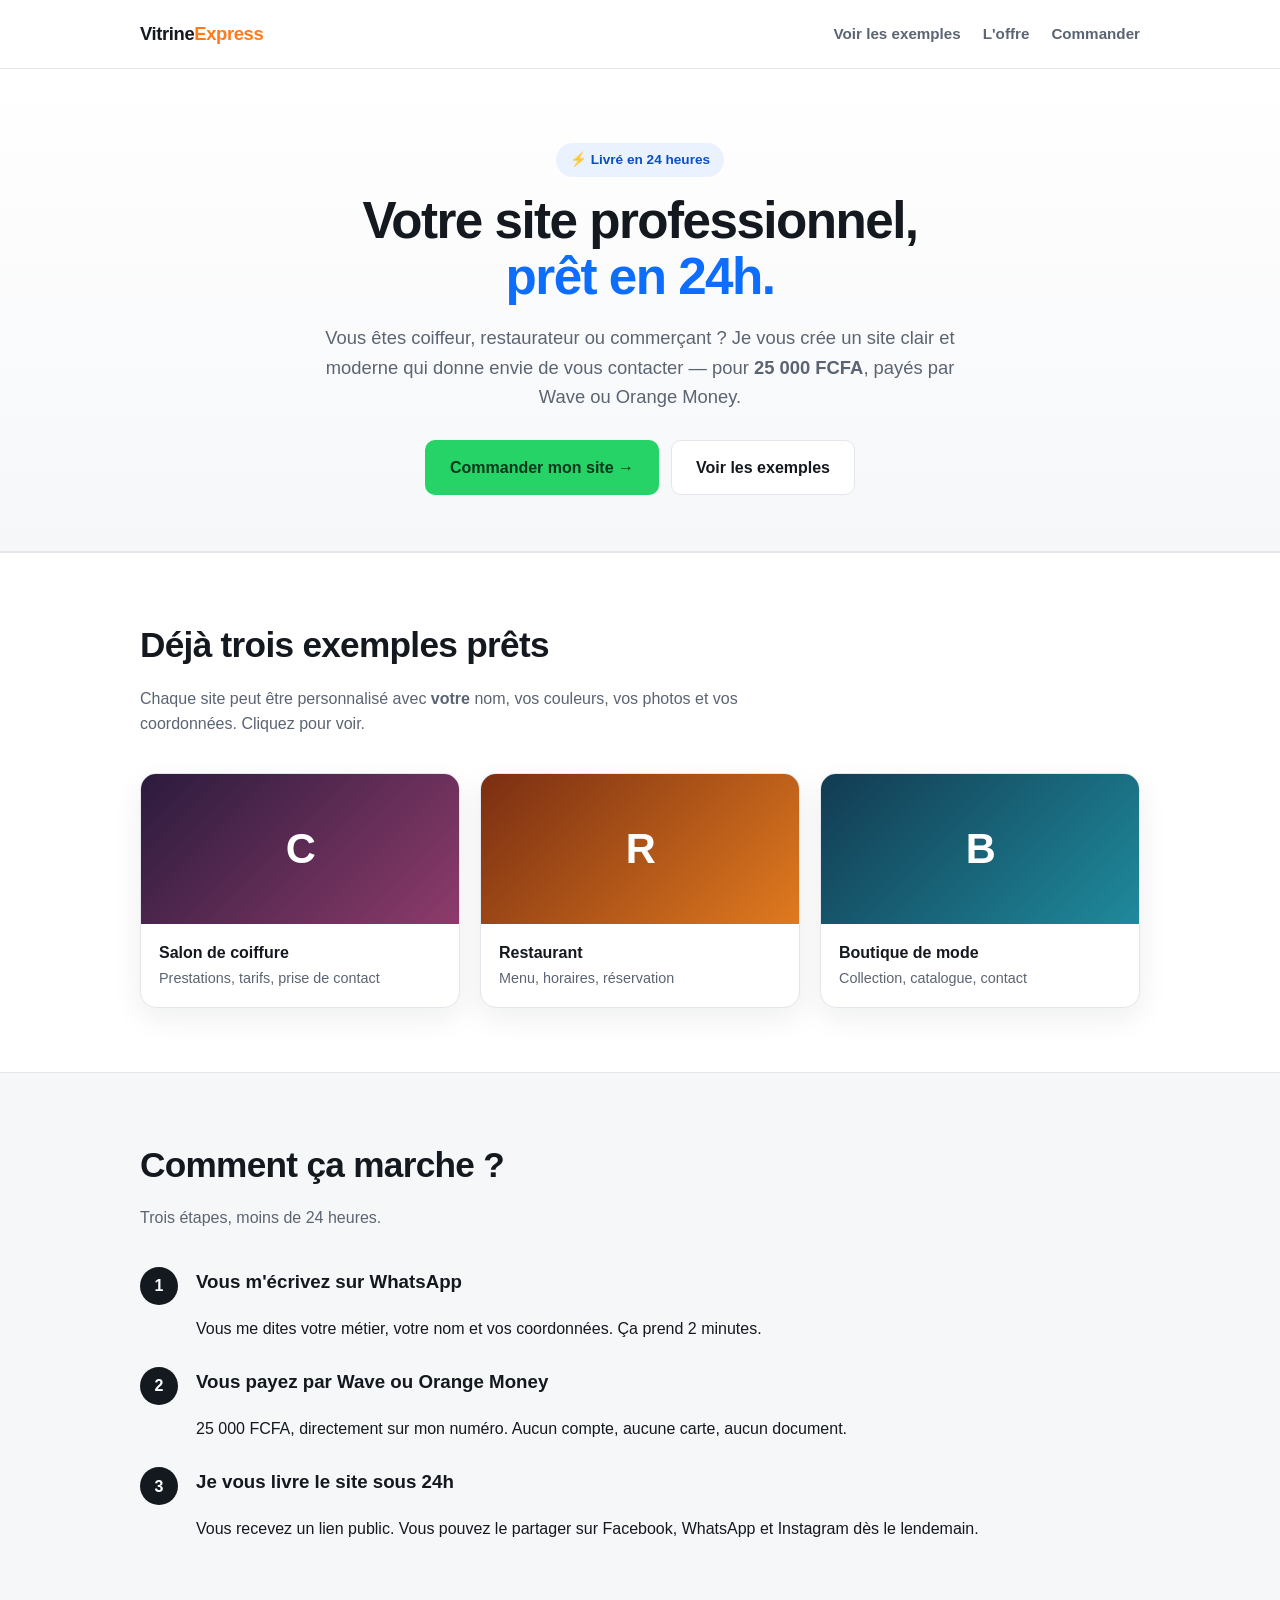
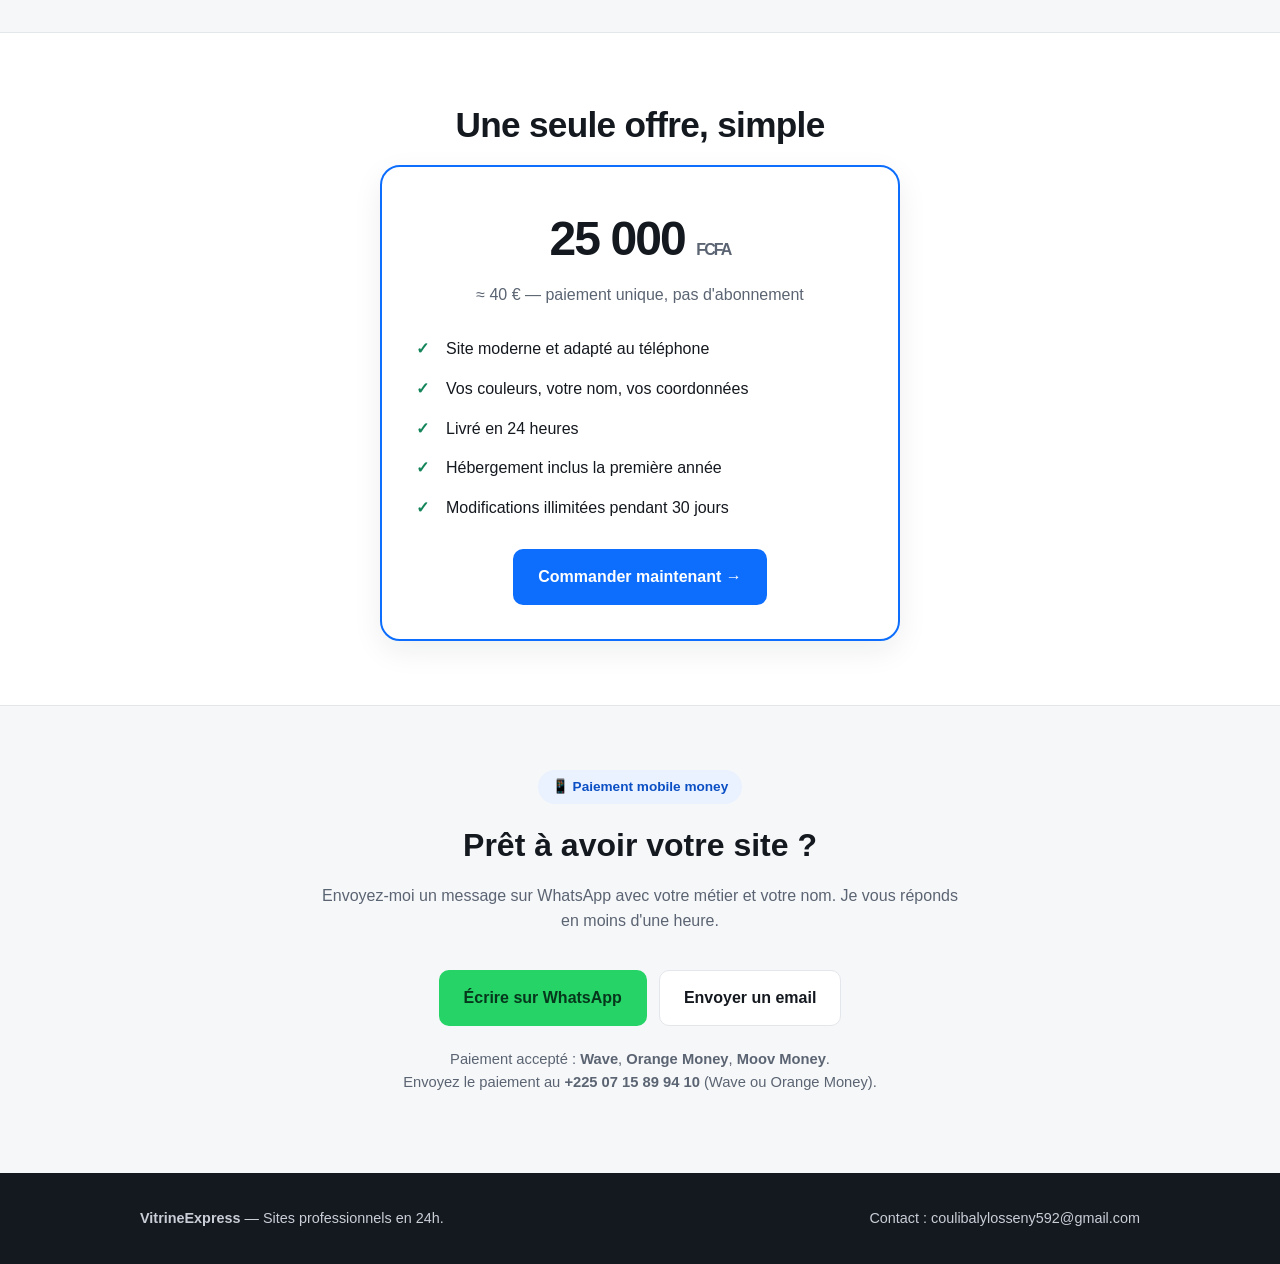
<file: index.html>
<!doctype html>
<html lang="fr">
  <head>
    <meta charset="utf-8" />
    <meta name="viewport" content="width=device-width, initial-scale=1" />
    <title>Sites Vitrine Express — Votre site pro en 24h</title>
    <meta name="description" content="Je crée votre site professionnel en 24h pour 25 000 FCFA, payé par Wave ou Orange Money. Sans abonnement, sans document." />
    <link rel="stylesheet" href="/styles.css" />
  </head>
  <body>
    <header class="site-header">
      <div class="container">
        <div class="brand">Vitrine<span>Express</span></div>
        <nav class="nav">
          <a href="#demo">Voir les exemples</a>
          <a href="#offre">L'offre</a>
          <a href="#contact">Commander</a>
        </nav>
      </div>
    </header>

    <main>
      <div class="hero">
        <div class="container">
          <span class="badge">⚡ Livré en 24 heures</span>
          <h1>Votre site professionnel,<br /><em>prêt en 24h.</em></h1>
          <p class="lead">
            Vous êtes coiffeur, restaurateur ou commerçant ? Je vous crée un site
            clair et moderne qui donne envie de vous contacter — pour
            <strong>25 000 FCFA</strong>, payés par Wave ou Orange Money.
          </p>
          <div class="cta-row">
            <a class="btn btn-whatsapp" href="#contact">Commander mon site →</a>
            <a class="btn btn-outline" href="#demo">Voir les exemples</a>
          </div>
        </div>
      </div>

      <section id="demo" class="section-alt">
        <div class="container">
          <h2 class="section-title">Déjà trois exemples prêts</h2>
          <p class="section-sub">
            Chaque site peut être personnalisé avec <strong>votre</strong> nom,
            vos couleurs, vos photos et vos coordonnées. Cliquez pour voir.
          </p>
          <div class="grid grid-3">
            <a class="demo-tile" href="/demo-coiffeur.html">
              <div class="thumb thumb-coiffeur">C</div>
              <div class="meta">
                <strong>Salon de coiffure</strong>
                <span>Prestations, tarifs, prise de contact</span>
              </div>
            </a>
            <a class="demo-tile" href="/demo-restaurant.html">
              <div class="thumb thumb-restaurant">R</div>
              <div class="meta">
                <strong>Restaurant</strong>
                <span>Menu, horaires, réservation</span>
              </div>
            </a>
            <a class="demo-tile" href="/demo-boutique.html">
              <div class="thumb thumb-boutique">B</div>
              <div class="meta">
                <strong>Boutique de mode</strong>
                <span>Collection, catalogue, contact</span>
              </div>
            </a>
          </div>
        </div>
      </section>

      <section>
        <div class="container">
          <h2 class="section-title">Comment ça marche ?</h2>
          <p class="section-sub">Trois étapes, moins de 24 heures.</p>
          <div class="steps">
            <div class="step">
              <h3>Vous m'écrivez sur WhatsApp</h3>
              <p>Vous me dites votre métier, votre nom et vos coordonnées. Ça prend 2 minutes.</p>
            </div>
            <div class="step">
              <h3>Vous payez par Wave ou Orange Money</h3>
              <p>25 000 FCFA, directement sur mon numéro. Aucun compte, aucune carte, aucun document.</p>
            </div>
            <div class="step">
              <h3>Je vous livre le site sous 24h</h3>
              <p>Vous recevez un lien public. Vous pouvez le partager sur Facebook, WhatsApp et Instagram dès le lendemain.</p>
            </div>
          </div>
        </div>
      </section>

      <section id="offre" class="section-alt">
        <div class="container">
          <h2 class="section-title ta-center">Une seule offre, simple</h2>
          <div class="price-box">
            <div class="price-amount">25 000 <small>FCFA</small></div>
            <p class="price-note">≈ 40 € — paiement unique, pas d'abonnement</p>
            <ul class="price-list">
              <li>Site moderne et adapté au téléphone</li>
              <li>Vos couleurs, votre nom, vos coordonnées</li>
              <li>Livré en 24 heures</li>
              <li>Hébergement inclus la première année</li>
              <li>Modifications illimitées pendant 30 jours</li>
            </ul>
            <a class="btn btn-primary" href="#contact">Commander maintenant →</a>
          </div>
        </div>
      </section>

      <section id="contact" class="contact-band">
        <div class="container">
          <span class="badge">📱 Paiement mobile money</span>
          <h2>Prêt à avoir votre site ?</h2>
          <p class="section-sub centered">
            Envoyez-moi un message sur WhatsApp avec votre métier et votre nom.
            Je vous réponds en moins d'une heure.
          </p>
          <div class="cta-row">
            <a class="btn btn-whatsapp" href="https://wa.me/2250715899410?text=Bonjour%2C%20je%20veux%20un%20site%20vitrine%20pour%20mon%20activit%C3%A9.%20Mon%20m%C3%A9tier%20est%20%3A%20" target="_blank" rel="noopener">Écrire sur WhatsApp</a>
            <a class="btn btn-outline" href="mailto:coulibalylosseny592@gmail.com?subject=Commande%20site%20vitrine">Envoyer un email</a>
          </div>
          <p class="note">
            Paiement accepté : <strong>Wave</strong>, <strong>Orange Money</strong>, <strong>Moov Money</strong>.
            <br />Envoyez le paiement au <strong>+225 07 15 89 94 10</strong> (Wave ou Orange Money).
          </p>
        </div>
      </section>
    </main>

    <footer class="site-footer">
      <div class="container">
        <span><strong>VitrineExpress</strong> — Sites professionnels en 24h.</span>
        <span>Contact : coulibalylosseny592@gmail.com</span>
      </div>
    </footer>
  </body>
</html>
</file>
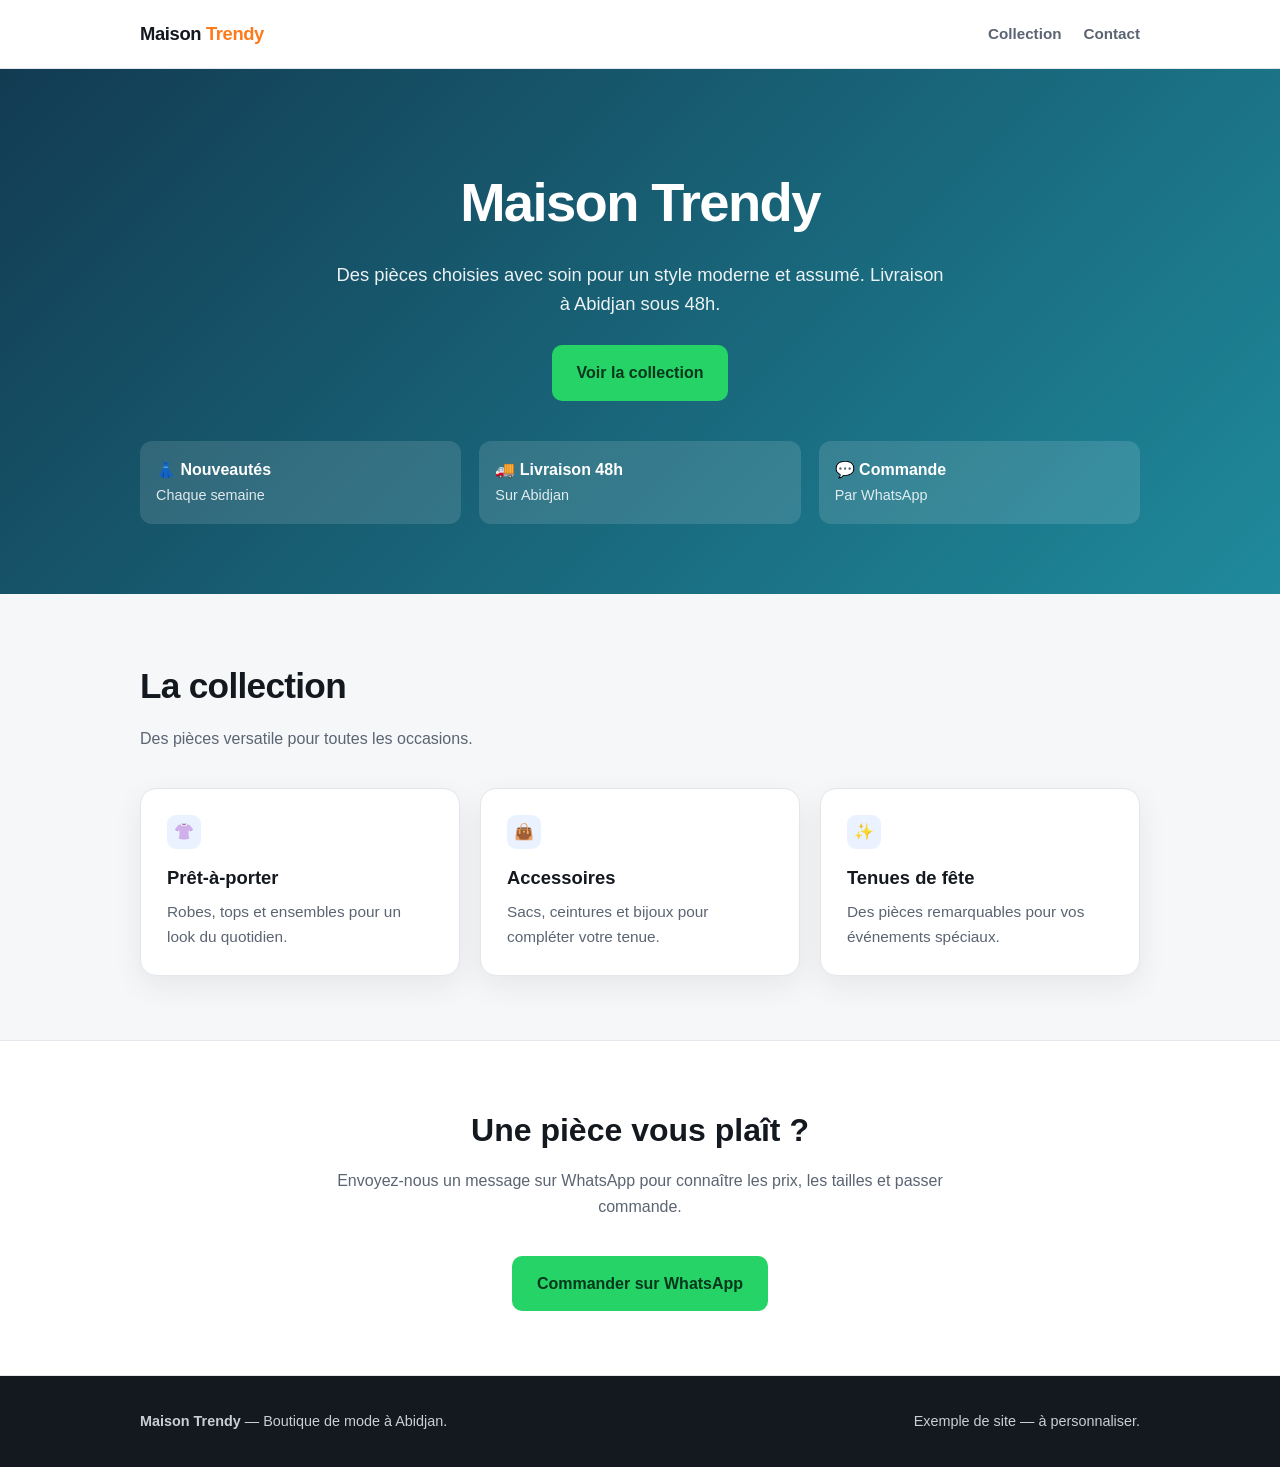
<file: demo-boutique.html>
<!doctype html>
<html lang="fr">
  <head>
    <meta charset="utf-8" />
    <meta name="viewport" content="width=device-width, initial-scale=1" />
    <title>Maison Trendy — Boutique de mode à Abidjan</title>
    <meta name="description" content="Exemple de site vitrine pour une boutique de mode. À personnaliser avec votre nom, vos produits et vos coordonnées." />
    <link rel="stylesheet" href="/styles.css" />
  </head>
  <body>
    <header class="site-header">
      <div class="container">
        <div class="brand">Maison <span>Trendy</span></div>
        <nav class="nav">
          <a href="#collection">Collection</a>
          <a href="#contact">Contact</a>
        </nav>
      </div>
    </header>

    <main>
      <div class="demo-hero bg-boutique">
        <div class="container">
          <h1>Maison Trendy</h1>
          <p>Des pièces choisies avec soin pour un style moderne et assumé. Livraison à Abidjan sous 48h.</p>
          <a class="btn btn-whatsapp" href="#contact">Voir la collection</a>
          <div class="info-row">
            <div><strong>👗 Nouveautés</strong><span>Chaque semaine</span></div>
            <div><strong>🚚 Livraison 48h</strong><span>Sur Abidjan</span></div>
            <div><strong>💬 Commande</strong><span>Par WhatsApp</span></div>
          </div>
        </div>
      </div>

      <section id="collection">
        <div class="container">
          <h2 class="section-title">La collection</h2>
          <p class="section-sub">Des pièces versatile pour toutes les occasions.</p>
          <div class="grid grid-3">
            <div class="card">
              <span class="num">👚</span>
              <h3>Prêt-à-porter</h3>
              <p>Robes, tops et ensembles pour un look du quotidien.</p>
            </div>
            <div class="card">
              <span class="num">👜</span>
              <h3>Accessoires</h3>
              <p>Sacs, ceintures et bijoux pour compléter votre tenue.</p>
            </div>
            <div class="card">
              <span class="num">✨</span>
              <h3>Tenues de fête</h3>
              <p>Des pièces remarquables pour vos événements spéciaux.</p>
            </div>
          </div>
        </div>
      </section>

      <section id="contact" class="section-alt contact-band">
        <div class="container">
          <h2>Une pièce vous plaît ?</h2>
          <p class="section-sub centered">
            Envoyez-nous un message sur WhatsApp pour connaître les prix, les tailles et passer commande.
          </p>
          <a class="btn btn-whatsapp" href="https://wa.me/2250715899410" target="_blank" rel="noopener">Commander sur WhatsApp</a>
        </div>
      </section>
    </main>

    <footer class="site-footer">
      <div class="container">
        <span><strong>Maison Trendy</strong> — Boutique de mode à Abidjan.</span>
        <span>Exemple de site — à personnaliser.</span>
      </div>
    </footer>
  </body>
</html>
</file>
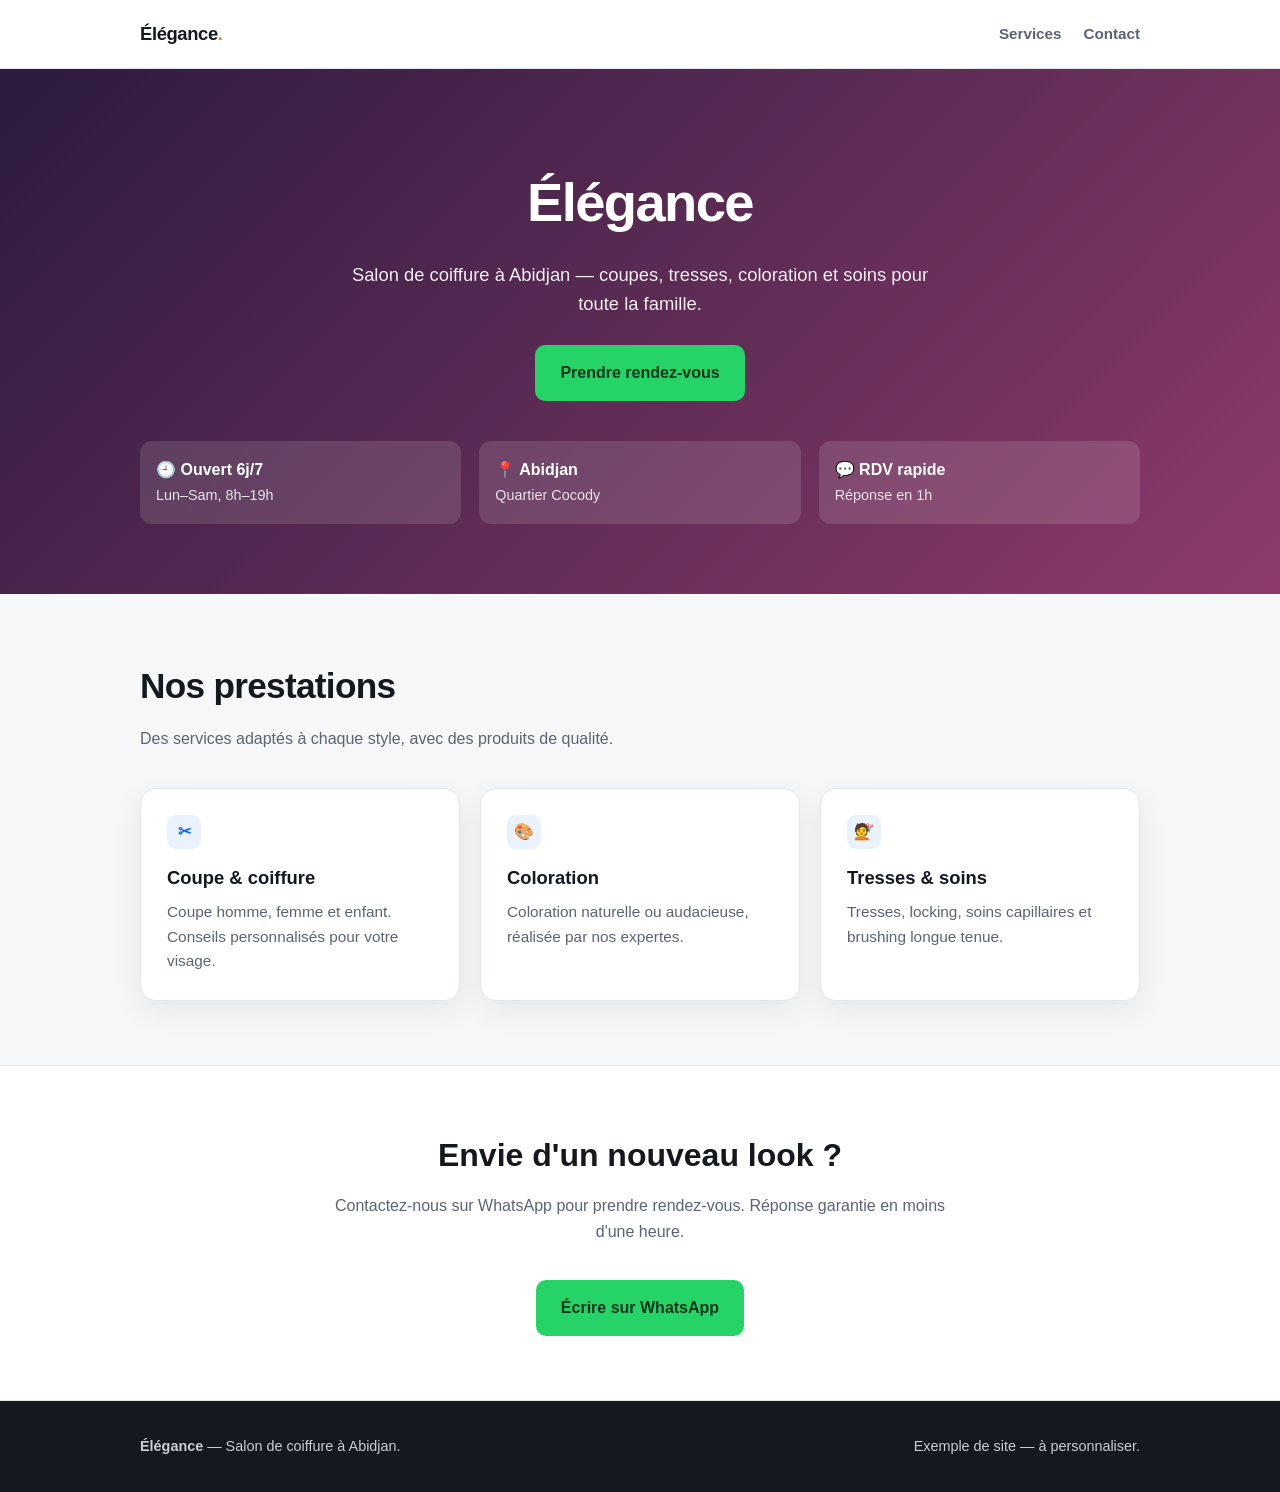
<file: demo-coiffeur.html>
<!doctype html>
<html lang="fr">
  <head>
    <meta charset="utf-8" />
    <meta name="viewport" content="width=device-width, initial-scale=1" />
    <title>Salon Élégance — Coiffure à Abidjan</title>
    <meta name="description" content="Exemple de site vitrine pour un salon de coiffure. À personnaliser avec votre nom et vos coordonnées." />
    <link rel="stylesheet" href="/styles.css" />
  </head>
  <body>
    <header class="site-header">
      <div class="container">
        <div class="brand">Élégance<span>.</span></div>
        <nav class="nav">
          <a href="#services">Services</a>
          <a href="#contact">Contact</a>
        </nav>
      </div>
    </header>

    <main>
      <div class="demo-hero bg-coiffeur">
        <div class="container">
          <h1>Élégance</h1>
          <p>Salon de coiffure à Abidjan — coupes, tresses, coloration et soins pour toute la famille.</p>
          <a class="btn btn-whatsapp" href="#contact">Prendre rendez-vous</a>
          <div class="info-row">
            <div><strong>🕘 Ouvert 6j/7</strong><span>Lun–Sam, 8h–19h</span></div>
            <div><strong>📍 Abidjan</strong><span>Quartier Cocody</span></div>
            <div><strong>💬 RDV rapide</strong><span>Réponse en 1h</span></div>
          </div>
        </div>
      </div>

      <section id="services">
        <div class="container">
          <h2 class="section-title">Nos prestations</h2>
          <p class="section-sub">Des services adaptés à chaque style, avec des produits de qualité.</p>
          <div class="grid grid-3">
            <div class="card">
              <span class="num">✂</span>
              <h3>Coupe & coiffure</h3>
              <p>Coupe homme, femme et enfant. Conseils personnalisés pour votre visage.</p>
            </div>
            <div class="card">
              <span class="num">🎨</span>
              <h3>Coloration</h3>
              <p>Coloration naturelle ou audacieuse, réalisée par nos expertes.</p>
            </div>
            <div class="card">
              <span class="num">💇</span>
              <h3>Tresses & soins</h3>
              <p>Tresses, locking, soins capillaires et brushing longue tenue.</p>
            </div>
          </div>
        </div>
      </section>

      <section id="contact" class="section-alt contact-band">
        <div class="container">
          <h2>Envie d'un nouveau look ?</h2>
          <p class="section-sub centered">
            Contactez-nous sur WhatsApp pour prendre rendez-vous. Réponse garantie en moins d'une heure.
          </p>
          <a class="btn btn-whatsapp" href="https://wa.me/2250715899410" target="_blank" rel="noopener">Écrire sur WhatsApp</a>
        </div>
      </section>
    </main>

    <footer class="site-footer">
      <div class="container">
        <span><strong>Élégance</strong> — Salon de coiffure à Abidjan.</span>
        <span>Exemple de site — à personnaliser.</span>
      </div>
    </footer>
  </body>
</html>
</file>
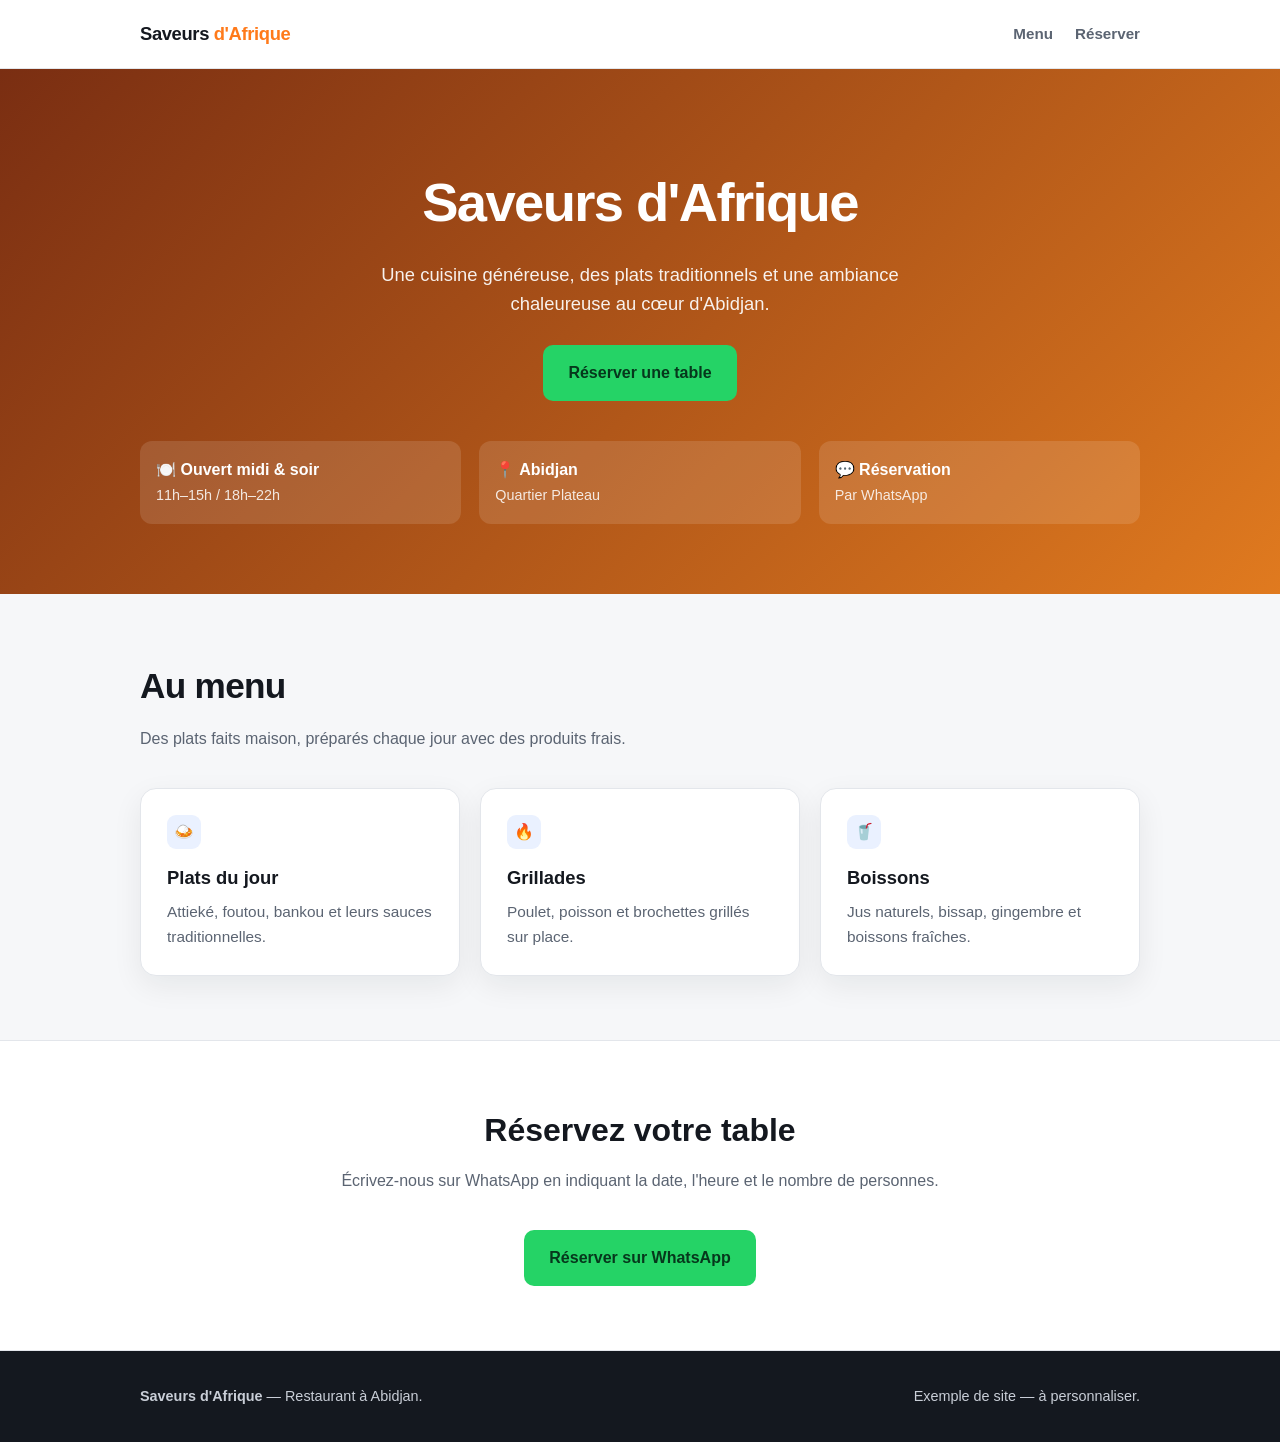
<file: demo-restaurant.html>
<!doctype html>
<html lang="fr">
  <head>
    <meta charset="utf-8" />
    <meta name="viewport" content="width=device-width, initial-scale=1" />
    <title>Saveurs d'Afrique — Restaurant à Abidjan</title>
    <meta name="description" content="Exemple de site vitrine pour un restaurant. À personnaliser avec votre nom, votre menu et vos coordonnées." />
    <link rel="stylesheet" href="/styles.css" />
  </head>
  <body>
    <header class="site-header">
      <div class="container">
        <div class="brand">Saveurs<span> d'Afrique</span></div>
        <nav class="nav">
          <a href="#menu">Menu</a>
          <a href="#contact">Réserver</a>
        </nav>
      </div>
    </header>

    <main>
      <div class="demo-hero bg-restaurant">
        <div class="container">
          <h1>Saveurs d'Afrique</h1>
          <p>Une cuisine généreuse, des plats traditionnels et une ambiance chaleureuse au cœur d'Abidjan.</p>
          <a class="btn btn-whatsapp" href="#contact">Réserver une table</a>
          <div class="info-row">
            <div><strong>🍽️ Ouvert midi & soir</strong><span>11h–15h / 18h–22h</span></div>
            <div><strong>📍 Abidjan</strong><span>Quartier Plateau</span></div>
            <div><strong>💬 Réservation</strong><span>Par WhatsApp</span></div>
          </div>
        </div>
      </div>

      <section id="menu">
        <div class="container">
          <h2 class="section-title">Au menu</h2>
          <p class="section-sub">Des plats faits maison, préparés chaque jour avec des produits frais.</p>
          <div class="grid grid-3">
            <div class="card">
              <span class="num">🍛</span>
              <h3>Plats du jour</h3>
              <p>Attieké, foutou, bankou et leurs sauces traditionnelles.</p>
            </div>
            <div class="card">
              <span class="num">🔥</span>
              <h3>Grillades</h3>
              <p>Poulet, poisson et brochettes grillés sur place.</p>
            </div>
            <div class="card">
              <span class="num">🥤</span>
              <h3>Boissons</h3>
              <p>Jus naturels, bissap, gingembre et boissons fraîches.</p>
            </div>
          </div>
        </div>
      </section>

      <section id="contact" class="section-alt contact-band">
        <div class="container">
          <h2>Réservez votre table</h2>
          <p class="section-sub centered">
            Écrivez-nous sur WhatsApp en indiquant la date, l'heure et le nombre de personnes.
          </p>
          <a class="btn btn-whatsapp" href="https://wa.me/2250715899410" target="_blank" rel="noopener">Réserver sur WhatsApp</a>
        </div>
      </section>
    </main>

    <footer class="site-footer">
      <div class="container">
        <span><strong>Saveurs d'Afrique</strong> — Restaurant à Abidjan.</span>
        <span>Exemple de site — à personnaliser.</span>
      </div>
    </footer>
  </body>
</html>
</file>
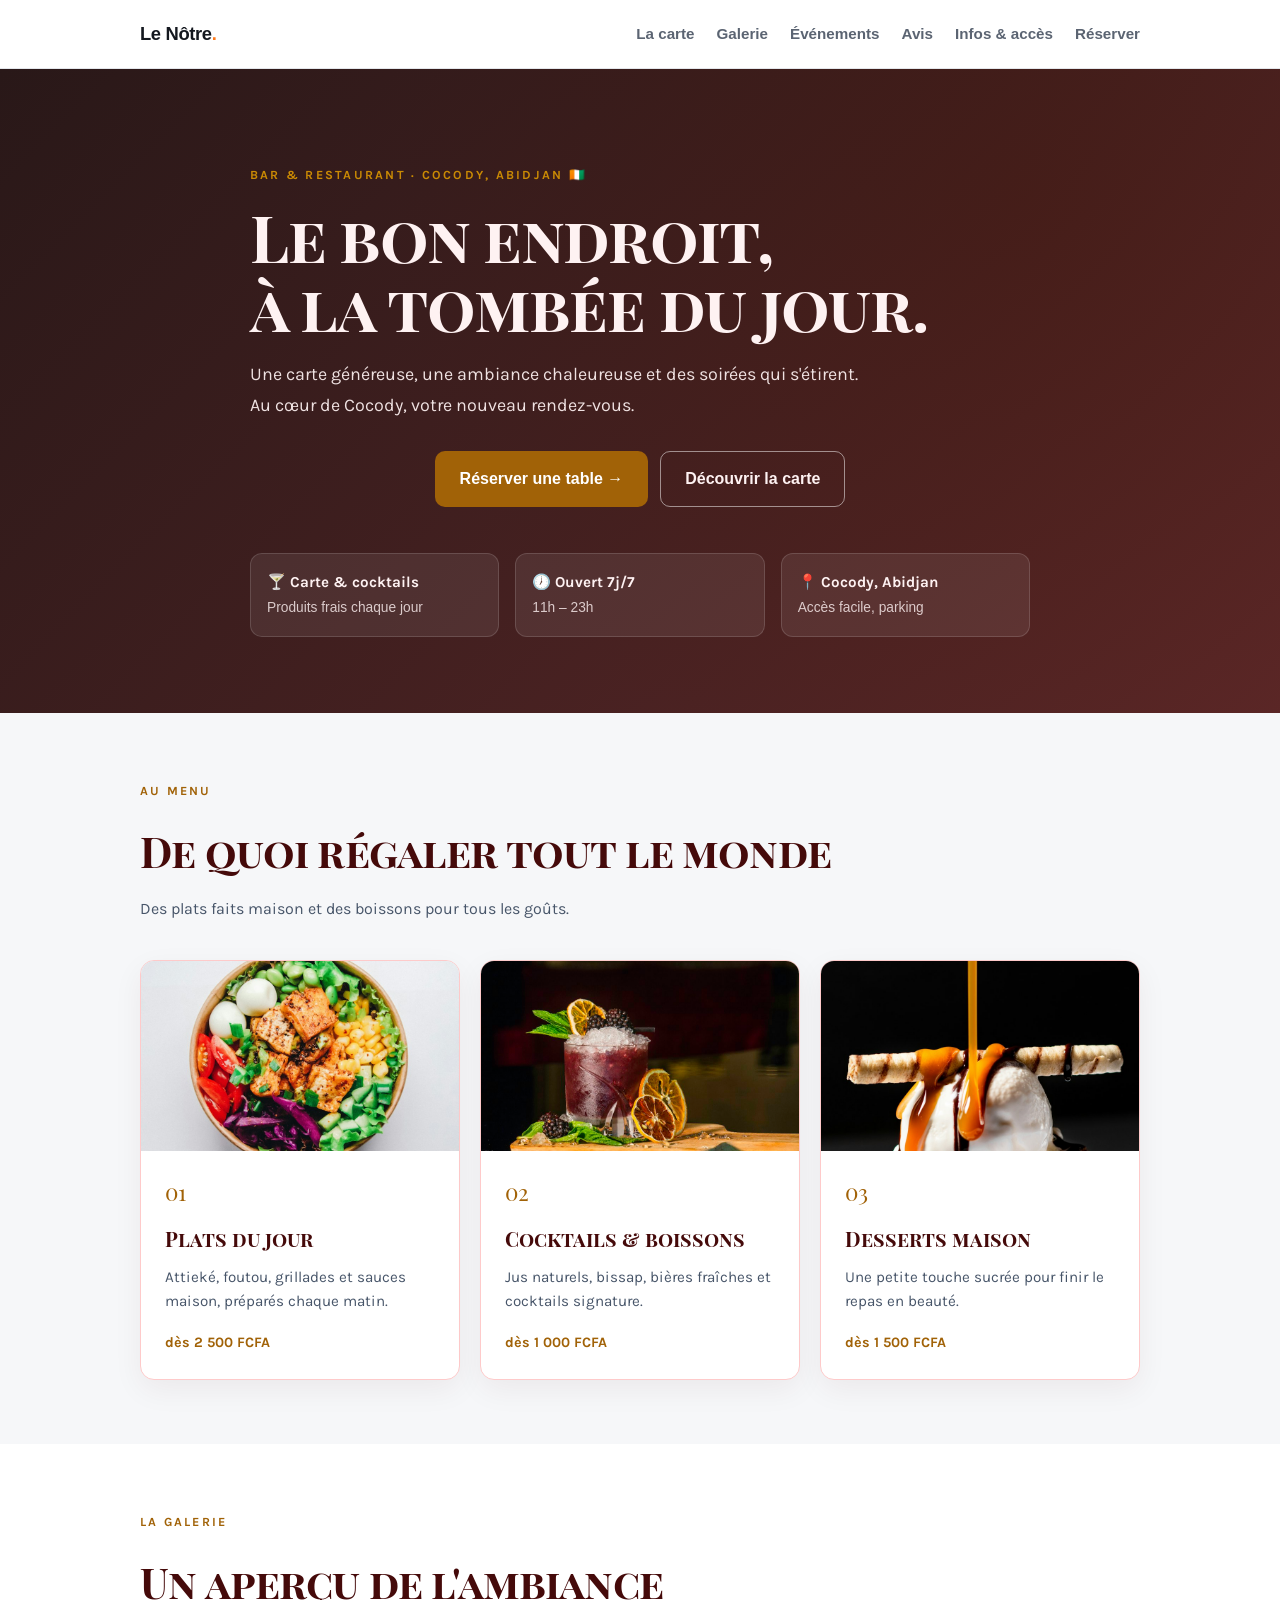
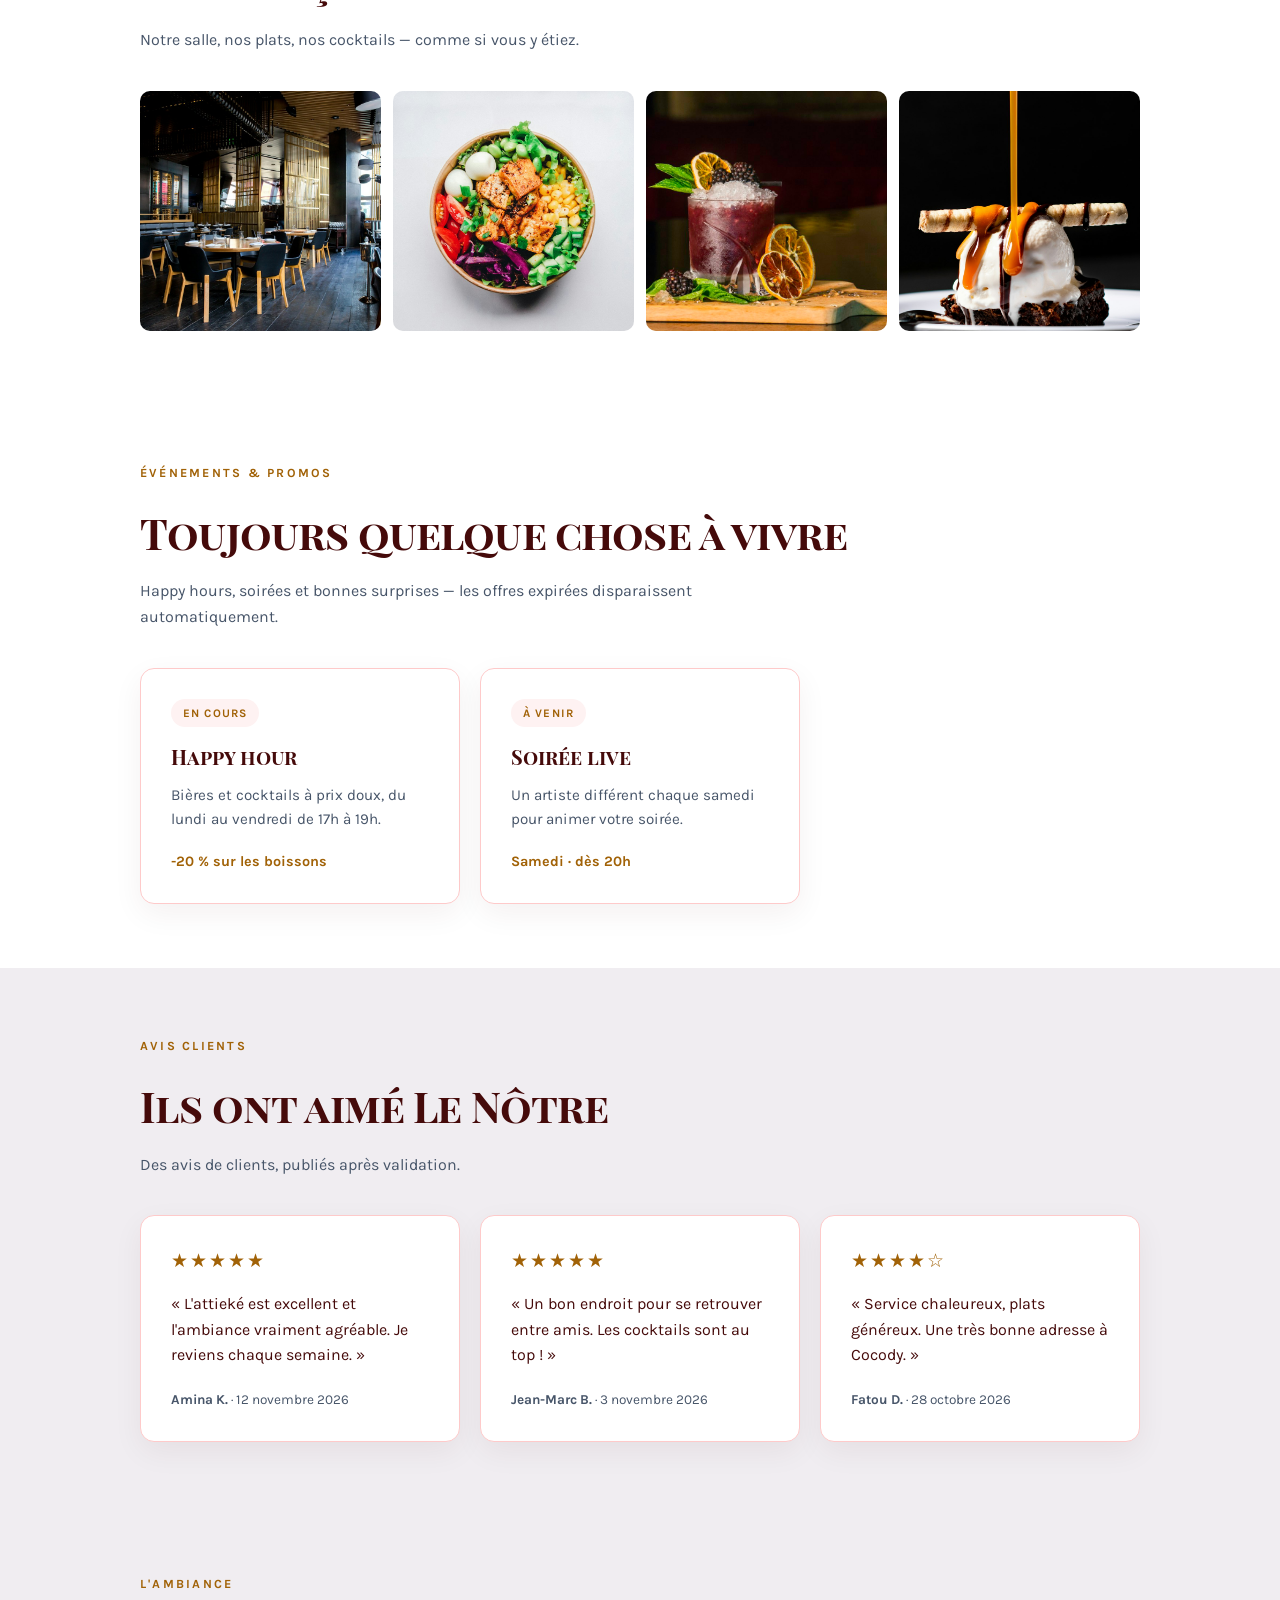
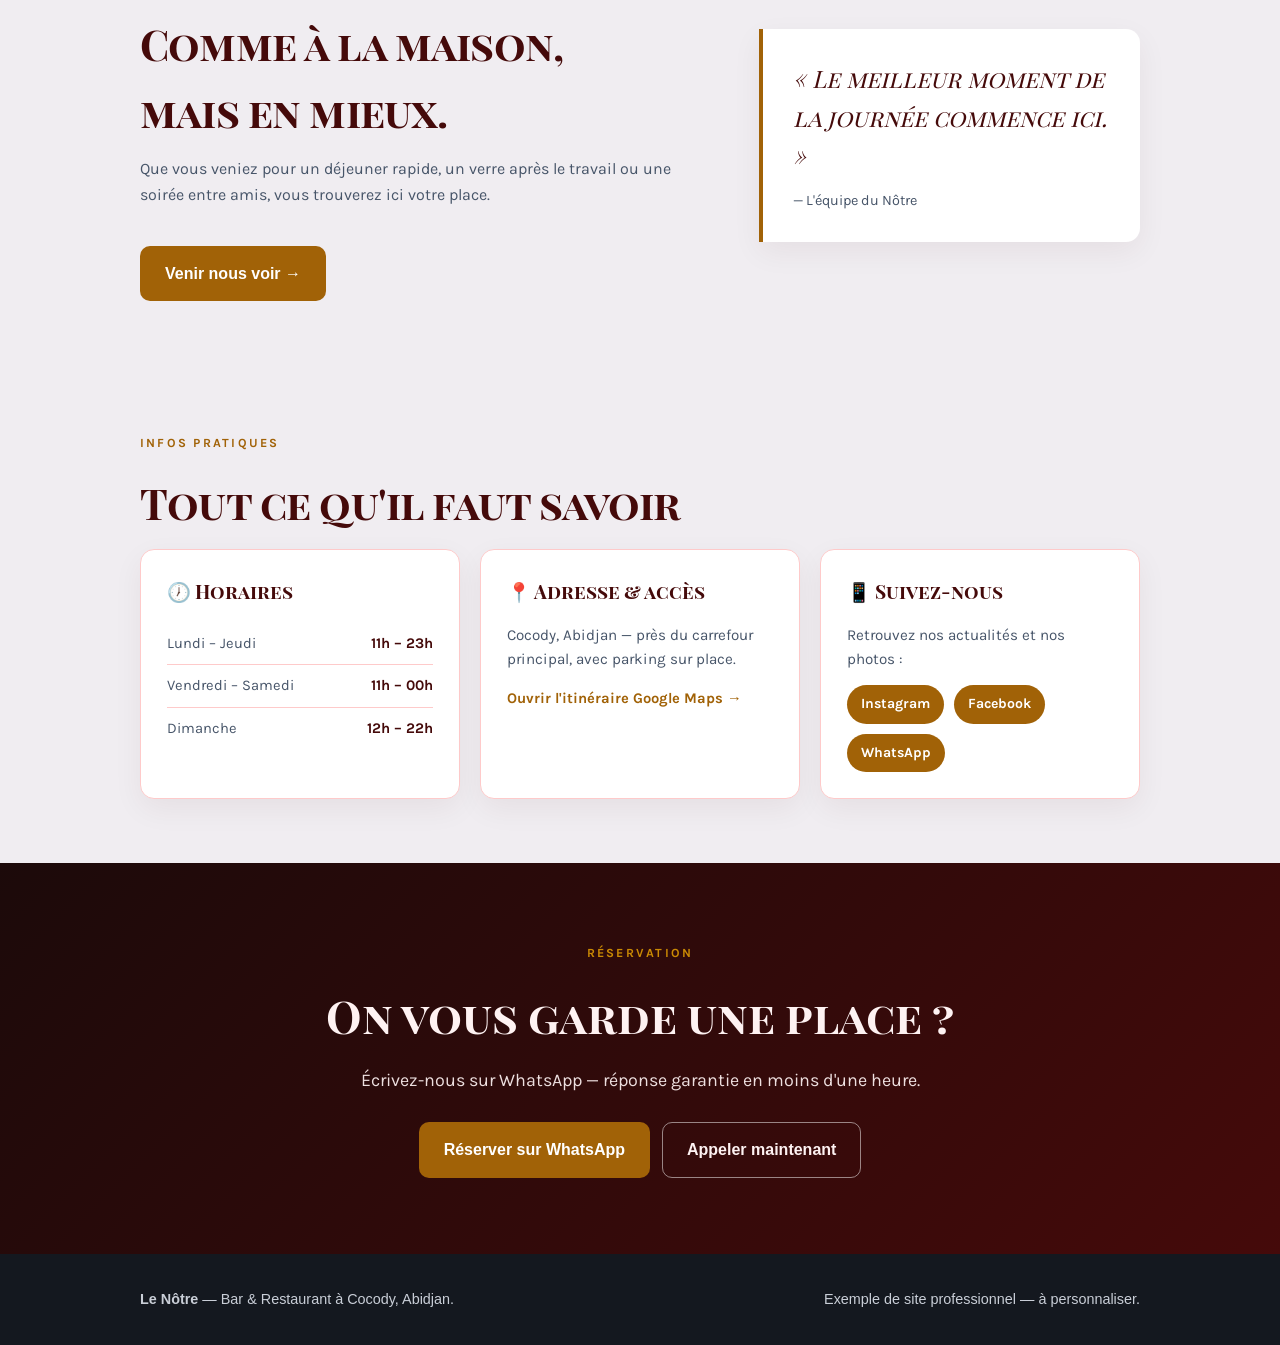
<file: exemple-bar.html>
<!doctype html>
<html lang="fr">
  <head>
    <meta charset="utf-8" />
    <meta name="viewport" content="width=device-width, initial-scale=1" />
    <title>Le Nôtre — Bar & Restaurant à Abidjan</title>
    <meta name="description" content="Bar et restaurant à Cocody, Abidjan. Carte généreuse, cocktails et ambiance chaleureuse." />
    <link rel="stylesheet" href="/fonts.css" />
    <link rel="stylesheet" href="/styles.css" />
    <link rel="stylesheet" href="/exemple-bar.css" />
  </head>
  <body>
    <header class="site-header">
      <div class="container">
        <div class="brand">Le Nôtre<span>.</span></div>
        <nav class="nav">
          <a href="#carte">La carte</a>
          <a href="#galerie">Galerie</a>
          <a href="#evenements">Événements</a>
          <a href="#avis">Avis</a>
          <a href="#infos">Infos & accès</a>
          <a href="#contact">Réserver</a>
        </nav>
      </div>
    </header>

    <main>
      <div class="bar-hero">
        <div class="container bar-hero-inner">
          <p class="eyebrow">BAR & RESTAURANT · COCODY, ABIDJAN 🇨🇮</p>
          <h1>Le bon endroit,<br />à la tombée du jour.</h1>
          <p class="bar-lead">
            Une carte généreuse, une ambiance chaleureuse et des soirées qui
            s'étirent. Au cœur de Cocody, votre nouveau rendez-vous.
          </p>
          <div class="cta-row">
            <a class="btn btn-accent" href="#contact">Réserver une table →</a>
            <a class="btn btn-ghost" href="#carte">Découvrir la carte</a>
          </div>
          <div class="bar-info">
            <div><strong>🍸 Carte & cocktails</strong><span>Produits frais chaque jour</span></div>
            <div><strong>🕖 Ouvert 7j/7</strong><span>11h – 23h</span></div>
            <div><strong>📍 Cocody, Abidjan</strong><span>Accès facile, parking</span></div>
          </div>
        </div>
      </div>

      <section id="carte">
        <div class="container">
          <p class="eyebrow dark">AU MENU</p>
          <h2 class="bar-section-title">De quoi régaler tout le monde</h2>
          <p class="bar-section-sub">Des plats faits maison et des boissons pour tous les goûts.</p>
          <div class="bar-menu-grid">
            <div class="bar-card bar-card-photo reveal">
              <img src="/photos/plat.jpg" alt="Plat du jour servi au Nôtre" loading="lazy" />
              <div class="bar-card-body">
                <span class="bar-num">01</span>
                <h3>Plats du jour</h3>
                <p>Attieké, foutou, grillades et sauces maison, préparés chaque matin.</p>
                <span class="bar-price">dès 2 500 FCFA</span>
              </div>
            </div>
            <div class="bar-card bar-card-photo reveal">
              <img src="/photos/cocktail.jpg" alt="Cocktail signature du Nôtre" loading="lazy" />
              <div class="bar-card-body">
                <span class="bar-num">02</span>
                <h3>Cocktails & boissons</h3>
                <p>Jus naturels, bissap, bières fraîches et cocktails signature.</p>
                <span class="bar-price">dès 1 000 FCFA</span>
              </div>
            </div>
            <div class="bar-card bar-card-photo reveal">
              <img src="/photos/dessert.jpg" alt="Dessert maison du Nôtre" loading="lazy" />
              <div class="bar-card-body">
                <span class="bar-num">03</span>
                <h3>Desserts maison</h3>
                <p>Une petite touche sucrée pour finir le repas en beauté.</p>
                <span class="bar-price">dès 1 500 FCFA</span>
              </div>
            </div>
          </div>
        </div>
      </section>

      <section id="galerie" class="bar-galerie">
        <div class="container">
          <p class="eyebrow dark">LA GALERIE</p>
          <h2 class="bar-section-title">Un aperçu de l'ambiance</h2>
          <p class="bar-section-sub">Notre salle, nos plats, nos cocktails — comme si vous y étiez.</p>
          <div class="bar-gallery-grid">
            <img src="/photos/salle.jpg" alt="Salle du restaurant Le Nôtre" loading="lazy" />
            <img src="/photos/plat.jpg" alt="Assiette servie au Nôtre" loading="lazy" />
            <img src="/photos/cocktail.jpg" alt="Cocktails au bar du Nôtre" loading="lazy" />
            <img src="/photos/dessert.jpg" alt="Dessert au Nôtre" loading="lazy" />
          </div>
        </div>
      </section>

      <section id="evenements" class="bar-events">
        <div class="container">
          <p class="eyebrow dark">ÉVÉNEMENTS & PROMOS</p>
          <h2 class="bar-section-title">Toujours quelque chose à vivre</h2>
          <p class="bar-section-sub">Happy hours, soirées et bonnes surprises — les offres expirées disparaissent automatiquement.</p>
          <div class="bar-menu-grid">
            <div class="bar-card promo reveal" data-fin="2026-12-20">
              <span class="bar-promo-tag">EN COURS</span>
              <h3>Happy hour</h3>
              <p>Bières et cocktails à prix doux, du lundi au vendredi de 17h à 19h.</p>
              <span class="bar-price">-20 % sur les boissons</span>
            </div>
            <div class="bar-card promo reveal" data-fin="2026-12-31">
              <span class="bar-promo-tag">À VENIR</span>
              <h3>Soirée live</h3>
              <p>Un artiste différent chaque samedi pour animer votre soirée.</p>
              <span class="bar-price">Samedi · dès 20h</span>
            </div>
            <div class="bar-card promo reveal" data-fin="2026-11-20">
              <span class="bar-promo-tag">TERMINÉ</span>
              <h3>Semaine gourmande</h3>
              <p>Formule spéciale découverte de la carte, réservée aux habitués.</p>
              <span class="bar-price">Offre terminée</span>
            </div>
          </div>
        </div>
      </section>

      <section id="avis" class="bar-avis">
        <div class="container">
          <p class="eyebrow dark">AVIS CLIENTS</p>
          <h2 class="bar-section-title">Ils ont aimé Le Nôtre</h2>
          <p class="bar-section-sub">Des avis de clients, publiés après validation.</p>
          <div class="bar-menu-grid">
            <div class="bar-card bar-avis-card reveal">
              <div class="bar-stars" aria-label="5 étoiles sur 5">★★★★★</div>
              <p>« L'attieké est excellent et l'ambiance vraiment agréable. Je reviens chaque semaine. »</p>
              <span class="bar-avis-meta"><strong>Amina K.</strong> · 12 novembre 2026</span>
            </div>
            <div class="bar-card bar-avis-card reveal">
              <div class="bar-stars" aria-label="5 étoiles sur 5">★★★★★</div>
              <p>« Un bon endroit pour se retrouver entre amis. Les cocktails sont au top ! »</p>
              <span class="bar-avis-meta"><strong>Jean-Marc B.</strong> · 3 novembre 2026</span>
            </div>
            <div class="bar-card bar-avis-card reveal">
              <div class="bar-stars" aria-label="4 étoiles sur 5">★★★★☆</div>
              <p>« Service chaleureux, plats généreux. Une très bonne adresse à Cocody. »</p>
              <span class="bar-avis-meta"><strong>Fatou D.</strong> · 28 octobre 2026</span>
            </div>
          </div>
        </div>
      </section>

      <section id="ambiance" class="bar-ambiance">
        <div class="container bar-ambiance-inner">
          <div>
            <p class="eyebrow dark">L'AMBIANCE</p>
            <h2 class="bar-section-title">Comme à la maison,<br />mais en mieux.</h2>
            <p class="bar-section-sub">
              Que vous veniez pour un déjeuner rapide, un verre après le
              travail ou une soirée entre amis, vous trouverez ici votre place.
            </p>
            <a class="btn btn-accent" href="https://www.google.com/maps/search/?api=1&query=Cocody+Abidjan" target="_blank" rel="noopener">Venir nous voir →</a>
          </div>
          <div class="bar-quote">
            <p>« Le meilleur moment de la journée commence ici. »</p>
            <span>— L'équipe du Nôtre</span>
          </div>
        </div>
      </section>

      <section id="infos" class="bar-infos">
        <div class="container">
          <p class="eyebrow dark">INFOS PRATIQUES</p>
          <h2 class="bar-section-title">Tout ce qu'il faut savoir</h2>
          <div class="bar-infos-grid">
            <div class="bar-info-card">
              <h3>🕖 Horaires</h3>
              <ul class="bar-hours">
                <li><span>Lundi – Jeudi</span><strong>11h – 23h</strong></li>
                <li><span>Vendredi – Samedi</span><strong>11h – 00h</strong></li>
                <li><span>Dimanche</span><strong>12h – 22h</strong></li>
              </ul>
            </div>
            <div class="bar-info-card">
              <h3>📍 Adresse & accès</h3>
              <p>Cocody, Abidjan — près du carrefour principal, avec parking sur place.</p>
              <a class="bar-link" href="https://www.google.com/maps/dir/?api=1&destination=Cocody+Abidjan" target="_blank" rel="noopener">Ouvrir l'itinéraire Google Maps →</a>
            </div>
            <div class="bar-info-card">
              <h3>📱 Suivez-nous</h3>
              <p>Retrouvez nos actualités et nos photos :</p>
              <div class="bar-socials">
                <a href="https://www.instagram.com/" target="_blank" rel="noopener">Instagram</a>
                <a href="https://www.facebook.com/" target="_blank" rel="noopener">Facebook</a>
                <a href="https://wa.me/2250715899410" target="_blank" rel="noopener">WhatsApp</a>
              </div>
            </div>
          </div>
        </div>
      </section>

      <section id="contact" class="bar-contact">
        <div class="container bar-contact-inner">
          <p class="eyebrow">RÉSERVATION</p>
          <h2>On vous garde une place ?</h2>
          <p class="bar-lead">
            Écrivez-nous sur WhatsApp — réponse garantie en moins d'une heure.
          </p>
          <div class="bar-cta-row">
            <a class="btn btn-accent" href="https://wa.me/2250715899410" target="_blank" rel="noopener">Réserver sur WhatsApp</a>
            <a class="btn btn-ghost" href="tel:+2250715899410">Appeler maintenant</a>
          </div>
        </div>
      </section>
    </main>

    <footer class="site-footer">
      <div class="container">
        <span><strong>Le Nôtre</strong> — Bar & Restaurant à Cocody, Abidjan.</span>
        <span>Exemple de site professionnel — à personnaliser.</span>
      </div>
    </footer>

    <script src="/exemple-bar.js" defer></script>
  </body>
</html>
</file>
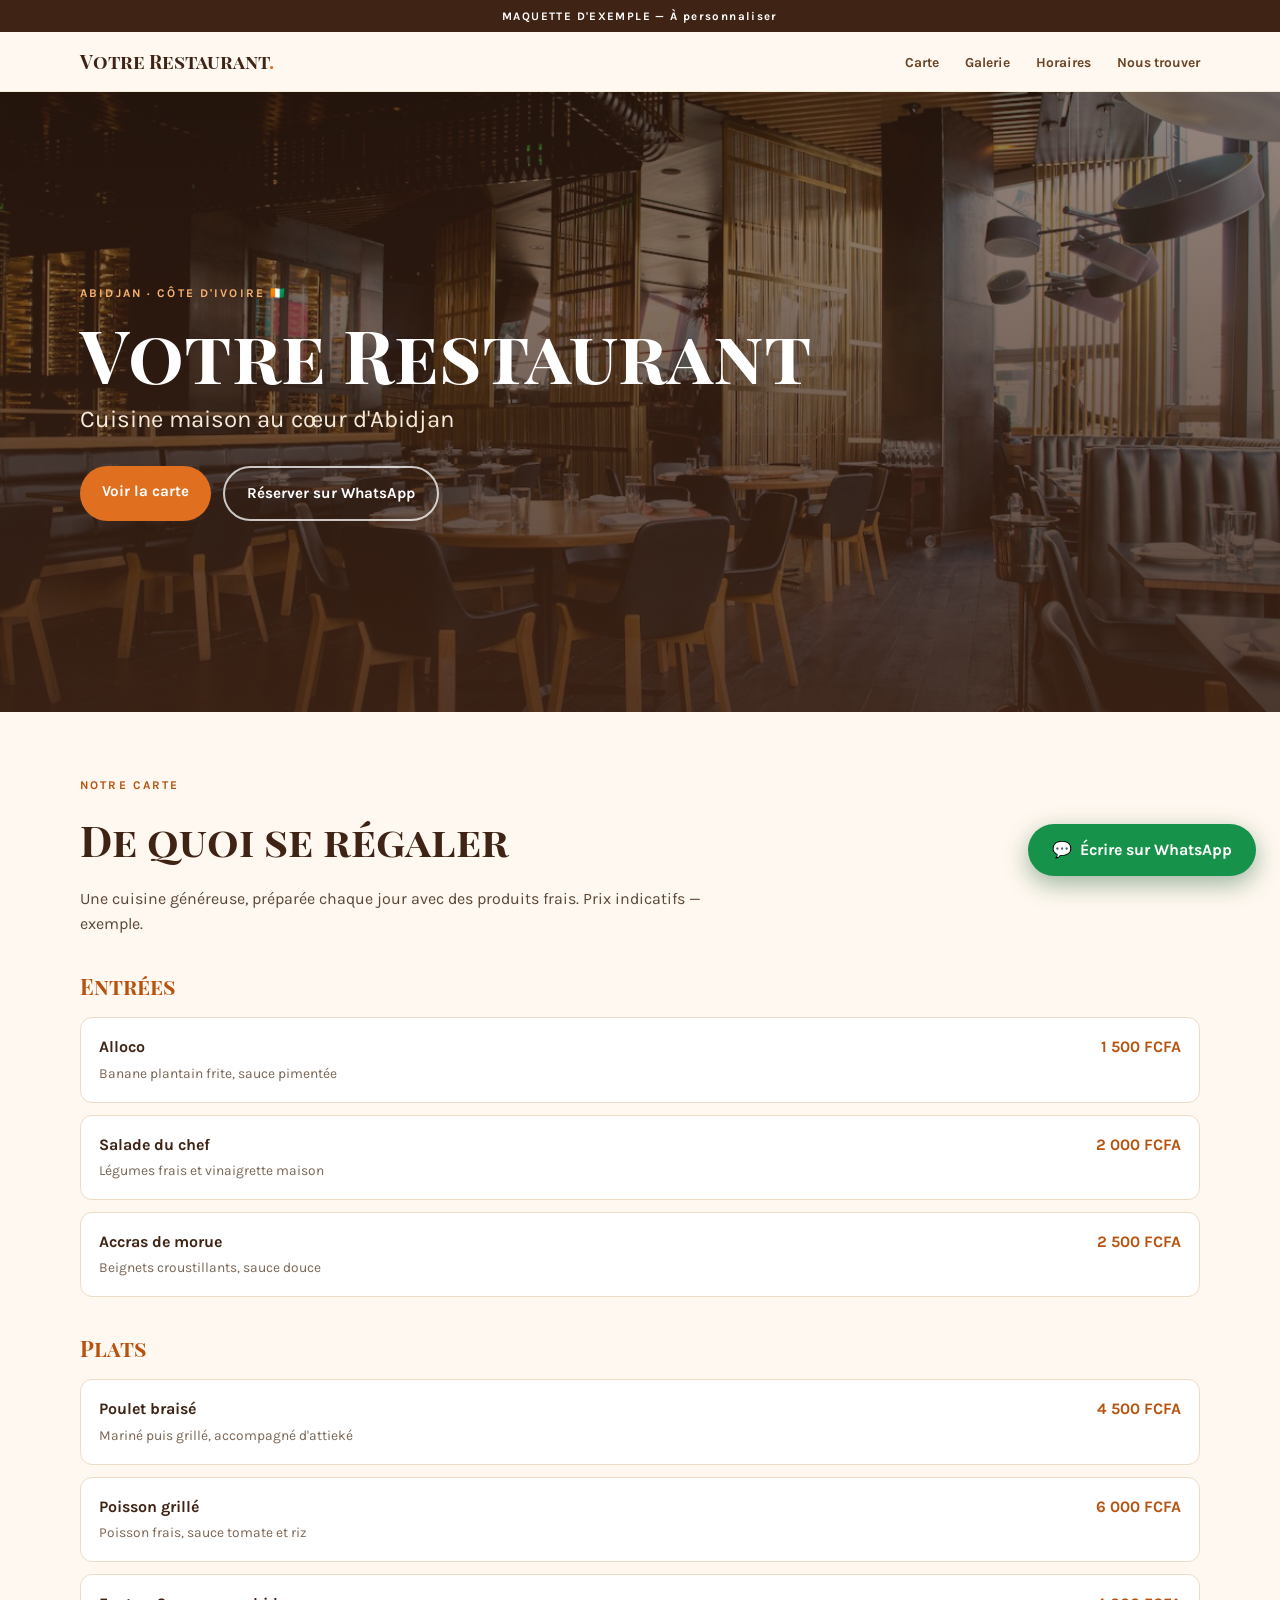
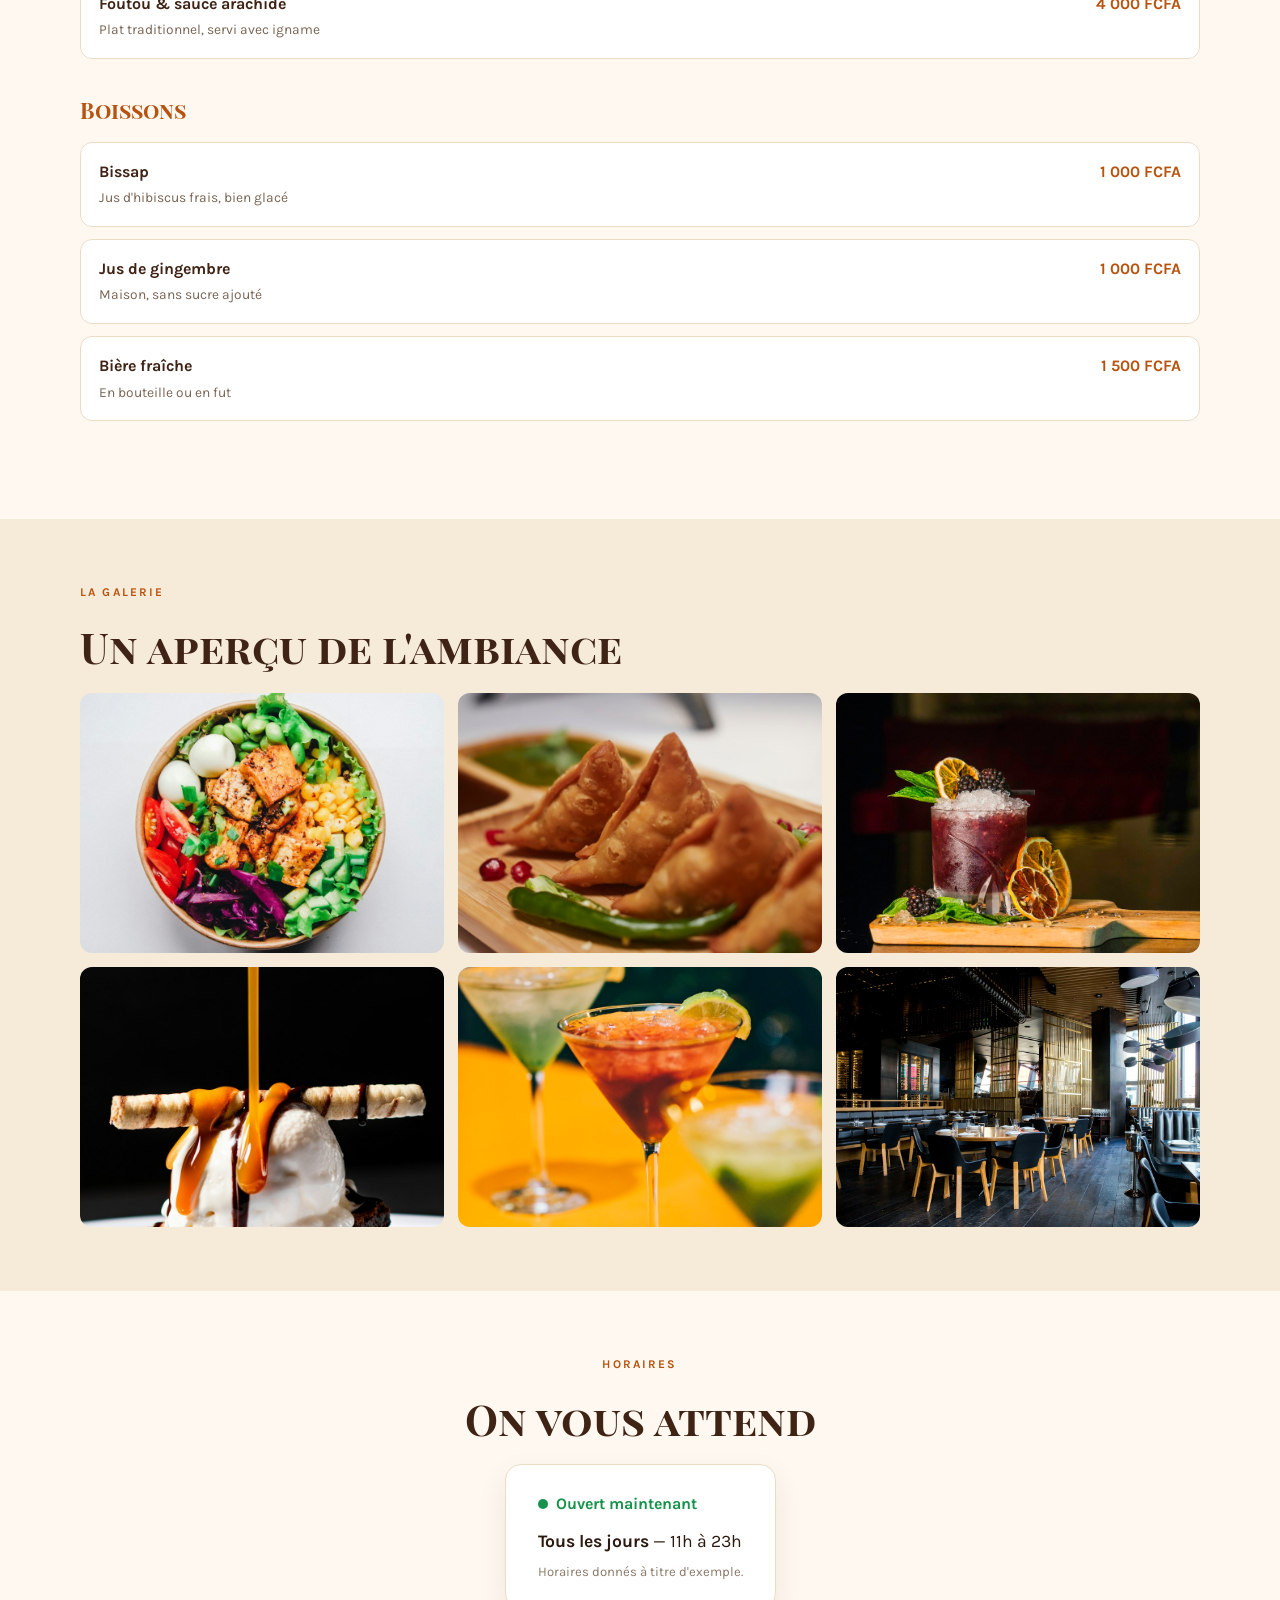
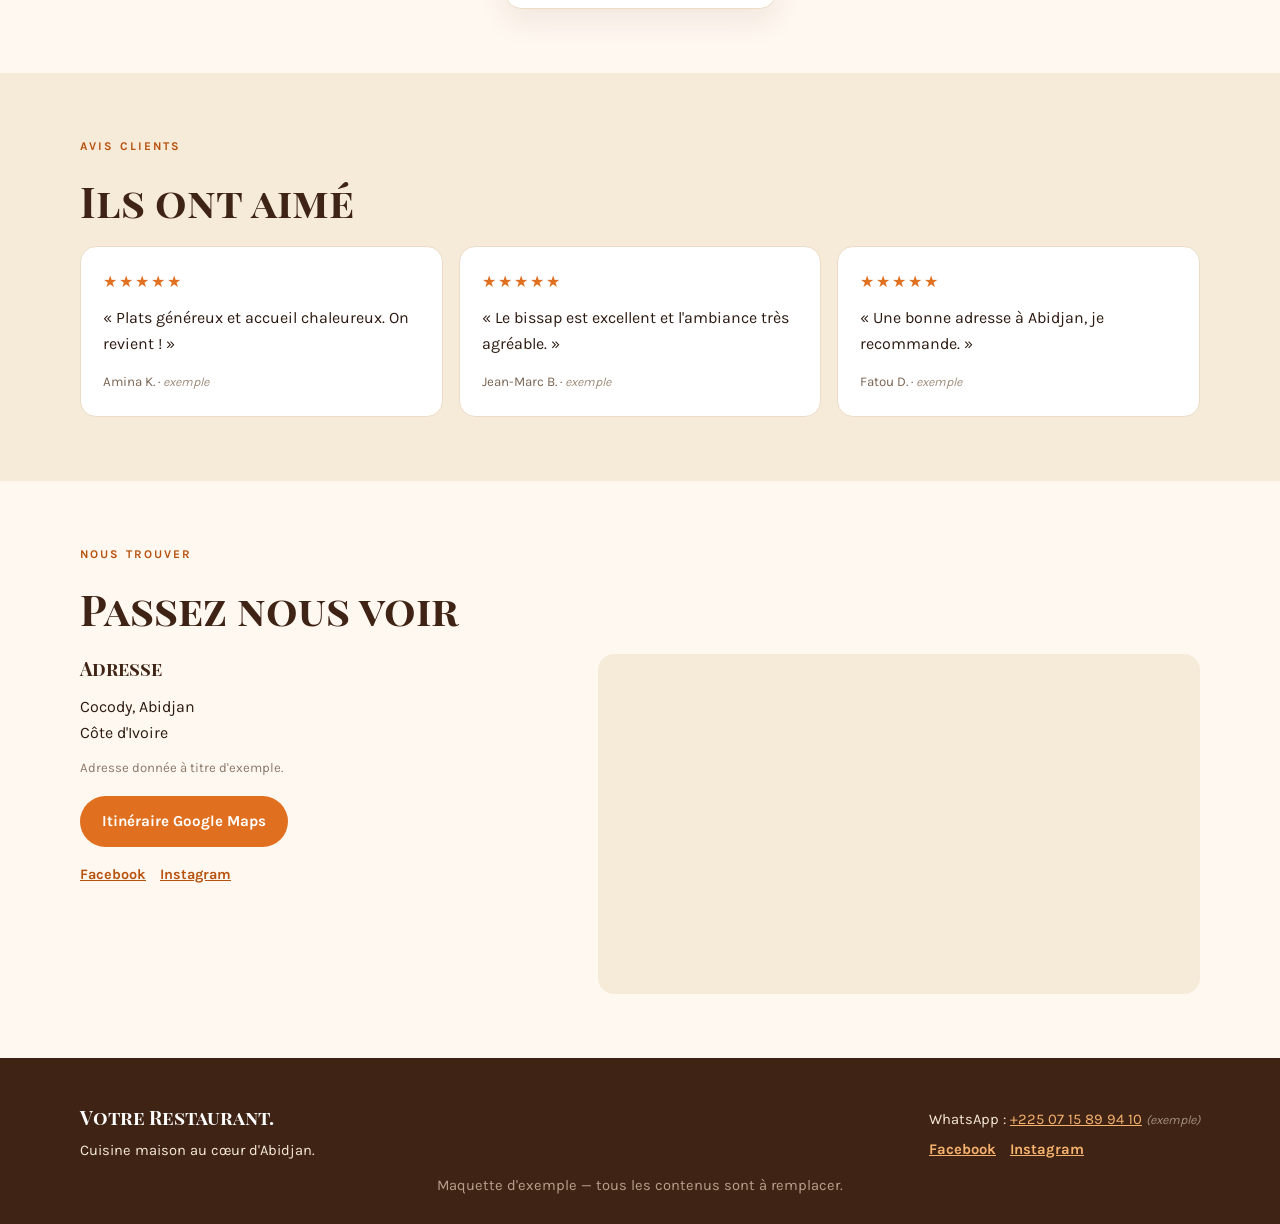
<file: restaurant.html>
<!doctype html>
<html lang="fr">
  <head>
    <meta charset="utf-8" />
    <meta name="viewport" content="width=device-width, initial-scale=1" />
    <title>Votre Restaurant — Cuisine maison au cœur d'Abidjan</title>
    <meta name="description" content="Maquette d'exemple de site de restaurant à Abidjan : carte, galerie, horaires, avis et réservation sur WhatsApp." />
    <meta name="theme-color" content="#3f2416" />
    <link rel="stylesheet" href="/fonts.css" />
    <link rel="stylesheet" href="/restaurant.css" />
  </head>
  <body>
    <div class="maquette-bandeau">MAQUETTE D'EXEMPLE — À personnaliser</div>

    <header class="r-header">
      <div class="container r-header-inner">
        <div class="r-brand">Votre Restaurant<span>.</span></div>
        <nav class="r-nav">
          <a href="#carte">Carte</a>
          <a href="#galerie">Galerie</a>
          <a href="#horaires">Horaires</a>
          <a href="#contact">Nous trouver</a>
        </nav>
      </div>
    </header>

    <main>
      <!-- 1. ACCUEIL -->
      <section class="r-hero">
        <img src="/photos/salle.jpg" alt="Salle du restaurant à Abidjan" width="1200" height="800" fetchpriority="high" />
        <div class="r-hero-voile"></div>
        <div class="container r-hero-content">
          <p class="r-eyebrow">ABIDJAN · CÔTE D'IVOIRE 🇨🇮</p>
          <h1>Votre Restaurant</h1>
          <p class="r-hero-phrase">Cuisine maison au cœur d'Abidjan</p>
          <div class="r-cta-row">
            <a class="r-btn r-btn-orange" href="#carte">Voir la carte</a>
            <a class="r-btn r-btn-outline" href="https://wa.me/2250715899410" target="_blank" rel="noopener">Réserver sur WhatsApp</a>
          </div>
        </div>
      </section>

      <!-- 2. NOTRE CARTE -->
      <section id="carte" class="r-section">
        <div class="container">
          <p class="r-eyebrow r-eyebrow-dark">NOTRE CARTE</p>
          <h2>De quoi se régaler</h2>
          <p class="r-intro">Une cuisine généreuse, préparée chaque jour avec des produits frais. Prix indicatifs — exemple.</p>

          <div class="r-carte-groupe">
            <h3>Entrées</h3>
            <div class="r-plats">
              <div class="r-plat">
                <div><strong>Alloco</strong><span>Banane plantain frite, sauce pimentée</span></div>
                <b>1 500 FCFA</b>
              </div>
              <div class="r-plat">
                <div><strong>Salade du chef</strong><span>Légumes frais et vinaigrette maison</span></div>
                <b>2 000 FCFA</b>
              </div>
              <div class="r-plat">
                <div><strong>Accras de morue</strong><span>Beignets croustillants, sauce douce</span></div>
                <b>2 500 FCFA</b>
              </div>
            </div>
          </div>

          <div class="r-carte-groupe">
            <h3>Plats</h3>
            <div class="r-plats">
              <div class="r-plat">
                <div><strong>Poulet braisé</strong><span>Mariné puis grillé, accompagné d'attieké</span></div>
                <b>4 500 FCFA</b>
              </div>
              <div class="r-plat">
                <div><strong>Poisson grillé</strong><span>Poisson frais, sauce tomate et riz</span></div>
                <b>6 000 FCFA</b>
              </div>
              <div class="r-plat">
                <div><strong>Foutou & sauce arachide</strong><span>Plat traditionnel, servi avec igname</span></div>
                <b>4 000 FCFA</b>
              </div>
            </div>
          </div>

          <div class="r-carte-groupe">
            <h3>Boissons</h3>
            <div class="r-plats">
              <div class="r-plat">
                <div><strong>Bissap</strong><span>Jus d'hibiscus frais, bien glacé</span></div>
                <b>1 000 FCFA</b>
              </div>
              <div class="r-plat">
                <div><strong>Jus de gingembre</strong><span>Maison, sans sucre ajouté</span></div>
                <b>1 000 FCFA</b>
              </div>
              <div class="r-plat">
                <div><strong>Bière fraîche</strong><span>En bouteille ou en fut</span></div>
                <b>1 500 FCFA</b>
              </div>
            </div>
          </div>
        </div>
      </section>

      <!-- 3. GALERIE -->
      <section id="galerie" class="r-section r-section-clair">
        <div class="container">
          <p class="r-eyebrow r-eyebrow-dark">LA GALERIE</p>
          <h2>Un aperçu de l'ambiance</h2>
          <div class="r-galerie">
            <img src="/photos/plat.jpg" alt="Plat servi au restaurant" width="900" height="900" loading="lazy" />
            <img src="/photos/alloco.jpg" alt="Alloco" width="900" height="600" loading="lazy" />
            <img src="/photos/cocktail.jpg" alt="Boissons fraîches" width="900" height="656" loading="lazy" />
            <img src="/photos/dessert.jpg" alt="Dessert maison" width="900" height="1125" loading="lazy" />
            <img src="/photos/bissap.jpg" alt="Bissap frais" width="900" height="1350" loading="lazy" />
            <img src="/photos/salle.jpg" alt="Salle du restaurant" width="1200" height="800" loading="lazy" />
          </div>
        </div>
      </section>

      <!-- 4. HORAIRES -->
      <section id="horaires" class="r-section">
        <div class="container r-centre">
          <p class="r-eyebrow r-eyebrow-dark">HORAIRES</p>
          <h2>On vous attend</h2>
          <div class="r-horaires-carte">
            <p class="r-ouvert"><span class="r-point-vert"></span>Ouvert maintenant</p>
            <p class="r-horaires-ligne"><strong>Tous les jours</strong> — 11h à 23h</p>
            <p class="r-note">Horaires donnés à titre d'exemple.</p>
          </div>
        </div>
      </section>

      <!-- 5. AVIS CLIENTS -->
      <section class="r-section r-section-clair">
        <div class="container">
          <p class="r-eyebrow r-eyebrow-dark">AVIS CLIENTS</p>
          <h2>Ils ont aimé</h2>
          <div class="r-avis-grid">
            <div class="r-avis">
              <div class="r-etoiles" aria-label="5 étoiles sur 5">★★★★★</div>
              <p>« Plats généreux et accueil chaleureux. On revient ! »</p>
              <small>Amina K. · <em>exemple</em></small>
            </div>
            <div class="r-avis">
              <div class="r-etoiles" aria-label="5 étoiles sur 5">★★★★★</div>
              <p>« Le bissap est excellent et l'ambiance très agréable. »</p>
              <small>Jean-Marc B. · <em>exemple</em></small>
            </div>
            <div class="r-avis">
              <div class="r-etoiles" aria-label="5 étoiles sur 5">★★★★★</div>
              <p>« Une bonne adresse à Abidjan, je recommande. »</p>
              <small>Fatou D. · <em>exemple</em></small>
            </div>
          </div>
        </div>
      </section>

      <!-- 6. NOUS TROUVER -->
      <section id="contact" class="r-section">
        <div class="container">
          <p class="r-eyebrow r-eyebrow-dark">NOUS TROUVER</p>
          <h2>Passez nous voir</h2>
          <div class="r-contact-grid">
            <div class="r-adresse">
              <h3>Adresse</h3>
              <p>Cocody, Abidjan<br />Côte d'Ivoire</p>
              <p class="r-note">Adresse donnée à titre d'exemple.</p>
              <a class="r-btn r-btn-orange" href="https://www.google.com/maps/dir/?api=1&destination=Cocody+Abidjan" target="_blank" rel="noopener">Itinéraire Google Maps</a>
              <div class="r-liens-socials">
                <a href="https://www.facebook.com/" target="_blank" rel="noopener">Facebook</a>
                <a href="https://www.instagram.com/" target="_blank" rel="noopener">Instagram</a>
              </div>
            </div>
            <div class="r-maps">
              <iframe title="Carte Google Maps — Cocody, Abidjan" src="https://www.google.com/maps?q=Cocody%2C%20Abidjan&output=embed" loading="lazy" referrerpolicy="no-referrer-when-downgrade"></iframe>
            </div>
          </div>
        </div>
      </section>
    </main>

    <!-- 7. PIED DE PAGE -->
    <footer class="r-footer">
      <div class="container r-footer-inner">
        <div>
          <strong>Votre Restaurant.</strong>
          <p>Cuisine maison au cœur d'Abidjan.</p>
        </div>
        <div>
          <p>WhatsApp : <a href="https://wa.me/2250715899410">+225 07 15 89 94 10</a> <em>(exemple)</em></p>
          <p class="r-liens-socials">
            <a href="https://www.facebook.com/" target="_blank" rel="noopener">Facebook</a>
            <a href="https://www.instagram.com/" target="_blank" rel="noopener">Instagram</a>
          </p>
        </div>
      </div>
      <p class="r-footer-note">Maquette d'exemple — tous les contenus sont à remplacer.</p>
    </footer>

    <!-- BOUTON FIXE MOBILE -->
    <a class="r-wa-fixed" href="https://wa.me/2250715899410" target="_blank" rel="noopener" aria-label="Écrire sur WhatsApp">
      <span aria-hidden="true">💬</span> Écrire sur WhatsApp
    </a>
  </body>
</html>
</file>
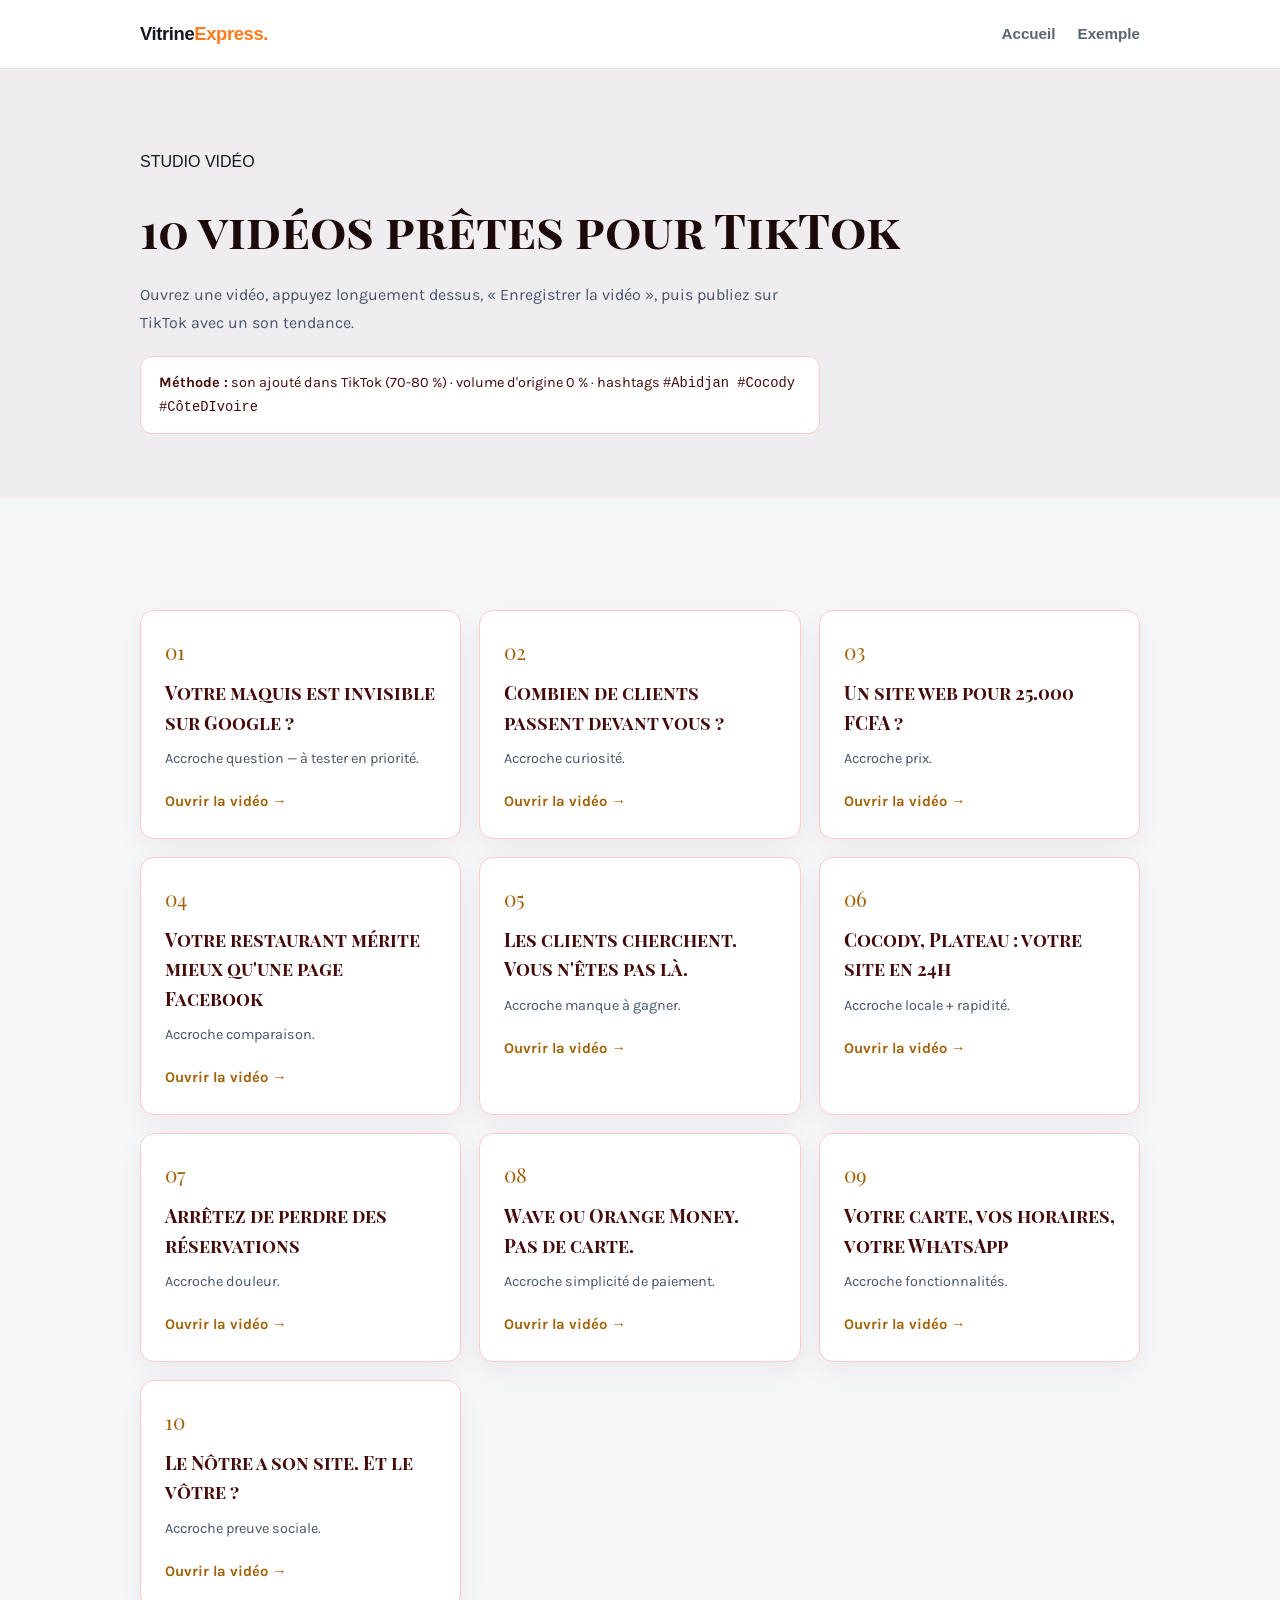
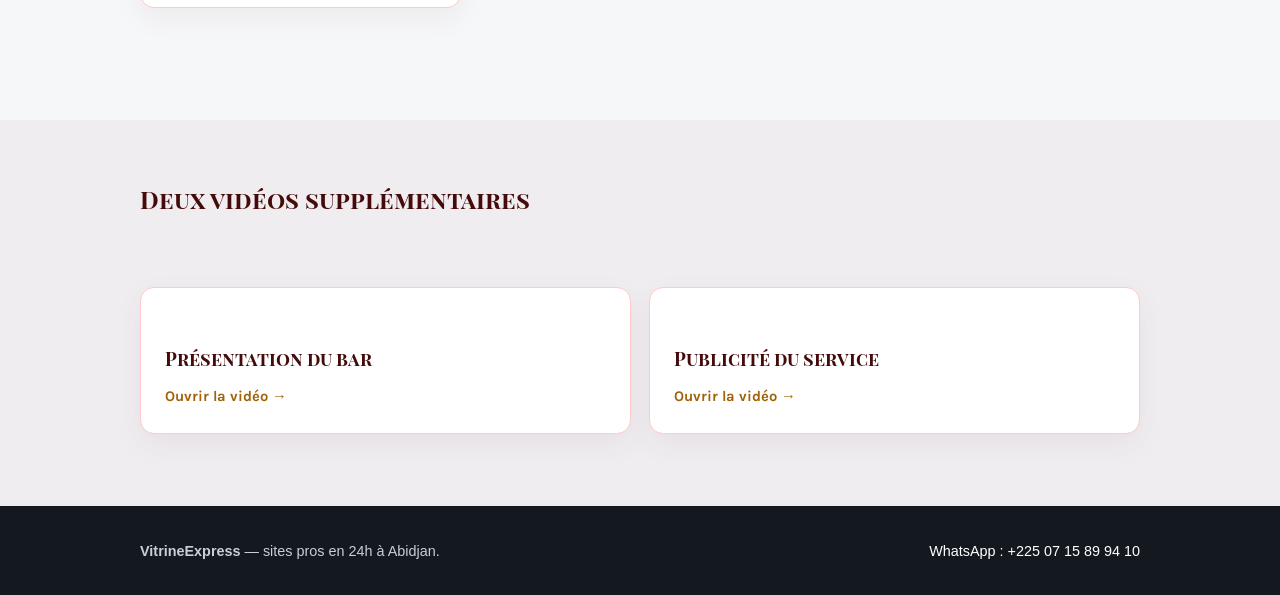
<file: videos.html>
<!doctype html>
<html lang="fr">
  <head>
    <meta charset="utf-8" />
    <meta name="viewport" content="width=device-width, initial-scale=1" />
    <title>Vidéos TikTok — VitrineExpress</title>
    <meta name="description" content="10 vidéos prêtes à publier sur TikTok pour VitrineExpress." />
    <link rel="stylesheet" href="/fonts.css" />
    <link rel="stylesheet" href="/styles.css" />
    <link rel="stylesheet" href="/videos.css" />
  </head>
  <body>
    <header class="site-header">
      <div class="container">
        <div class="brand">Vitrine<span>Express.</span></div>
        <nav class="nav">
          <a href="/">Accueil</a>
          <a href="/exemple-bar.html">Exemple</a>
        </nav>
      </div>
    </header>

    <main>
      <section class="videos-hero">
        <div class="container">
          <p class="eyebrow dark">STUDIO VIDÉO</p>
          <h1>10 vidéos prêtes pour TikTok</h1>
          <p class="videos-lead">
            Ouvrez une vidéo, appuyez longuement dessus, « Enregistrer la vidéo »,
            puis publiez sur TikTok avec un son tendance.
          </p>
          <div class="videos-rappel">
            <strong>Méthode :</strong> son ajouté dans TikTok (70-80 %) · volume d'origine 0 % ·
            hashtags <code>#Abidjan #Cocody #CôteDIvoire</code>
          </div>
        </div>
      </section>

      <section>
        <div class="container">
          <div class="videos-grid">
            <div class="video-card">
              <span class="video-num">01</span>
              <h2>Votre maquis est invisible sur Google ?</h2>
              <p>Accroche question — à tester en priorité.</p>
              <a href="/videos/variantes/v01.mp4">Ouvrir la vidéo →</a>
            </div>
            <div class="video-card">
              <span class="video-num">02</span>
              <h2>Combien de clients passent devant vous ?</h2>
              <p>Accroche curiosité.</p>
              <a href="/videos/variantes/v02.mp4">Ouvrir la vidéo →</a>
            </div>
            <div class="video-card">
              <span class="video-num">03</span>
              <h2>Un site web pour 25.000 FCFA ?</h2>
              <p>Accroche prix.</p>
              <a href="/videos/variantes/v03.mp4">Ouvrir la vidéo →</a>
            </div>
            <div class="video-card">
              <span class="video-num">04</span>
              <h2>Votre restaurant mérite mieux qu'une page Facebook</h2>
              <p>Accroche comparaison.</p>
              <a href="/videos/variantes/v04.mp4">Ouvrir la vidéo →</a>
            </div>
            <div class="video-card">
              <span class="video-num">05</span>
              <h2>Les clients cherchent. Vous n'êtes pas là.</h2>
              <p>Accroche manque à gagner.</p>
              <a href="/videos/variantes/v05.mp4">Ouvrir la vidéo →</a>
            </div>
            <div class="video-card">
              <span class="video-num">06</span>
              <h2>Cocody, Plateau : votre site en 24h</h2>
              <p>Accroche locale + rapidité.</p>
              <a href="/videos/variantes/v06.mp4">Ouvrir la vidéo →</a>
            </div>
            <div class="video-card">
              <span class="video-num">07</span>
              <h2>Arrêtez de perdre des réservations</h2>
              <p>Accroche douleur.</p>
              <a href="/videos/variantes/v07.mp4">Ouvrir la vidéo →</a>
            </div>
            <div class="video-card">
              <span class="video-num">08</span>
              <h2>Wave ou Orange Money. Pas de carte.</h2>
              <p>Accroche simplicité de paiement.</p>
              <a href="/videos/variantes/v08.mp4">Ouvrir la vidéo →</a>
            </div>
            <div class="video-card">
              <span class="video-num">09</span>
              <h2>Votre carte, vos horaires, votre WhatsApp</h2>
              <p>Accroche fonctionnalités.</p>
              <a href="/videos/variantes/v09.mp4">Ouvrir la vidéo →</a>
            </div>
            <div class="video-card">
              <span class="video-num">10</span>
              <h2>Le Nôtre a son site. Et le vôtre ?</h2>
              <p>Accroche preuve sociale.</p>
              <a href="/videos/variantes/v10.mp4">Ouvrir la vidéo →</a>
            </div>
          </div>
        </div>
      </section>

      <section class="videos-outils">
        <div class="container">
          <h2>Deux vidéos supplémentaires</h2>
          <div class="videos-grid videos-grid-deux">
            <div class="video-card">
              <h2>Présentation du bar</h2>
              <a href="/videos/tiktok-le-notre-web.mp4">Ouvrir la vidéo →</a>
            </div>
            <div class="video-card">
              <h2>Publicité du service</h2>
              <a href="/videos/tiktok-vitrineexpress-pub-web.mp4">Ouvrir la vidéo →</a>
            </div>
          </div>
        </div>
      </section>
    </main>

    <footer class="site-footer">
      <div class="container">
        <span><strong>VitrineExpress</strong> — sites pros en 24h à Abidjan.</span>
        <span><a href="https://wa.me/2250715899410">WhatsApp : +225 07 15 89 94 10</a></span>
      </div>
    </footer>
  </body>
</html>
</file>
<file: styles.css>
/* Design system — Sites Vitrine Express */
:root {
  --ink: #14181f;
  --muted: #5b6472;
  --paper: #ffffff;
  --bg: #f6f7f9;
  --line: #e3e6eb;
  --brand: #0d6efd;
  --brand-dark: #0a4fc4;
  --accent: #ff7a1a;
  --ok: #14855b;
  --radius: 16px;
  --shadow: 0 10px 30px rgba(20, 24, 31, 0.07);
}

* { box-sizing: border-box; }

html { scroll-behavior: smooth; }

body {
  margin: 0;
  font-family: -apple-system, BlinkMacSystemFont, "Segoe UI", Roboto, Helvetica, Arial, sans-serif;
  color: var(--ink);
  background: var(--bg);
  line-height: 1.6;
  -webkit-font-smoothing: antialiased;
}

a { color: var(--brand); text-decoration: none; }
a:hover { text-decoration: underline; }

.container {
  width: 100%;
  max-width: 1040px;
  margin: 0 auto;
  padding: 0 20px;
}

/* Header */
.site-header {
  background: var(--paper);
  border-bottom: 1px solid var(--line);
  position: sticky;
  top: 0;
  z-index: 10;
}
.site-header .container {
  display: flex;
  align-items: center;
  justify-content: space-between;
  min-height: 68px;
  gap: 16px;
}
.brand {
  font-weight: 800;
  font-size: 1.15rem;
  color: var(--ink);
  letter-spacing: -0.02em;
}
.brand span { color: var(--accent); }
.nav { display: flex; gap: 22px; align-items: center; font-size: 0.95rem; }
.nav a { color: var(--muted); font-weight: 600; }
.nav a:hover { color: var(--ink); text-decoration: none; }

/* Hero */
.hero {
  padding: 74px 0 56px;
  text-align: center;
  background: linear-gradient(180deg, #ffffff 0%, #f6f7f9 100%);
  border-bottom: 1px solid var(--line);
}
.hero h1 {
  font-size: clamp(2rem, 5vw, 3.2rem);
  line-height: 1.1;
  letter-spacing: -0.03em;
  margin: 0 0 18px;
  font-weight: 800;
}
.hero h1 em { font-style: normal; color: var(--brand); }
.hero p.lead {
  font-size: 1.15rem;
  color: var(--muted);
  max-width: 680px;
  margin: 0 auto 28px;
}
.cta-row {
  display: flex;
  gap: 12px;
  justify-content: center;
  flex-wrap: wrap;
}

/* Buttons */
.btn {
  display: inline-flex;
  align-items: center;
  justify-content: center;
  gap: 8px;
  padding: 14px 24px;
  border-radius: 10px;
  font-weight: 700;
  font-size: 1rem;
  border: 1px solid transparent;
  cursor: pointer;
  transition: transform 0.12s ease, background 0.12s ease;
}
.btn:hover { text-decoration: none; transform: translateY(-1px); }
.btn-primary { background: var(--brand); color: #fff; }
.btn-primary:hover { background: var(--brand-dark); }
.btn-outline { background: #fff; color: var(--ink); border-color: var(--line); }
.btn-outline:hover { border-color: var(--brand); }
.btn-whatsapp { background: #25d366; color: #06371c; }
.btn-whatsapp:hover { background: #1fbe5b; }

/* Sections */
section { padding: 64px 0; }
.section-alt { background: var(--paper); border-top: 1px solid var(--line); border-bottom: 1px solid var(--line); }
h2.section-title {
  font-size: clamp(1.6rem, 3.5vw, 2.2rem);
  letter-spacing: -0.02em;
  margin: 0 0 12px;
}
.section-sub { color: var(--muted); max-width: 640px; margin: 0 0 36px; }

/* Grid cards */
.grid { display: grid; gap: 20px; }
.grid-3 { grid-template-columns: repeat(3, 1fr); }
.grid-2 { grid-template-columns: repeat(2, 1fr); }

.card {
  background: var(--paper);
  border: 1px solid var(--line);
  border-radius: var(--radius);
  padding: 26px;
  box-shadow: var(--shadow);
}
.card h3 { margin: 0 0 8px; font-size: 1.15rem; }
.card p { margin: 0; color: var(--muted); font-size: 0.96rem; }
.card .num {
  display: inline-flex;
  width: 34px; height: 34px;
  align-items: center; justify-content: center;
  background: #eaf1ff; color: var(--brand);
  border-radius: 9px; font-weight: 800;
  margin-bottom: 14px;
}

/* Demo preview tiles */
.demo-tile {
  display: block;
  border: 1px solid var(--line);
  border-radius: var(--radius);
  overflow: hidden;
  background: var(--paper);
  box-shadow: var(--shadow);
  color: var(--ink);
  transition: transform 0.15s ease, box-shadow 0.15s ease;
}
.demo-tile:hover { transform: translateY(-3px); box-shadow: 0 14px 34px rgba(20,24,31,0.12); text-decoration: none; }
.demo-tile .thumb {
  height: 150px;
  display: flex;
  align-items: center;
  justify-content: center;
  font-size: 2.6rem;
  font-weight: 800;
  color: #fff;
  letter-spacing: -0.04em;
}
.thumb-coiffeur { background: linear-gradient(135deg, #2b1b3d, #8e3b6b); }
.thumb-restaurant { background: linear-gradient(135deg, #7a2e12, #e07a1f); }
.thumb-boutique { background: linear-gradient(135deg, #123b52, #1f8a9c); }
.demo-tile .meta { padding: 16px 18px; }
.demo-tile .meta strong { display: block; }
.demo-tile .meta span { color: var(--muted); font-size: 0.9rem; }

/* Price block */
.price-box {
  max-width: 520px;
  margin: 0 auto;
  text-align: center;
  background: var(--paper);
  border: 2px solid var(--brand);
  border-radius: 20px;
  padding: 34px;
  box-shadow: var(--shadow);
}
.price-amount { font-size: 3rem; font-weight: 800; letter-spacing: -0.04em; }
.price-amount small { font-size: 1rem; color: var(--muted); font-weight: 600; }
.price-note { color: var(--muted); margin-top: 4px; }
.price-list { list-style: none; padding: 0; margin: 22px 0; text-align: left; }
.price-list li { padding: 7px 0 7px 30px; position: relative; }
.price-list li::before { content: "✓"; position: absolute; left: 0; color: var(--ok); font-weight: 800; }

/* Steps */
.steps { counter-reset: step; }
.step { padding-left: 56px; position: relative; margin-bottom: 26px; }
.step::before {
  counter-increment: step;
  content: counter(step);
  position: absolute; left: 0; top: 0;
  width: 38px; height: 38px;
  background: var(--ink); color: #fff;
  border-radius: 50%;
  display: flex; align-items: center; justify-content: center;
  font-weight: 800;
}

/* Demo page hero (variantes) */
.demo-hero {
  padding: 90px 0 70px;
  color: #fff;
  text-align: center;
}
.demo-hero h1 { font-size: clamp(2.2rem, 5vw, 3.4rem); margin: 0 0 14px; letter-spacing: -0.03em; }
.demo-hero p { font-size: 1.15rem; max-width: 620px; margin: 0 auto 26px; opacity: 0.92; }
.bg-coiffeur { background: linear-gradient(135deg, #2b1b3d, #8e3b6b); }
.bg-restaurant { background: linear-gradient(135deg, #7a2e12, #e07a1f); }
.bg-boutique { background: linear-gradient(135deg, #123b52, #1f8a9c); }

.info-row { display: grid; grid-template-columns: repeat(3, 1fr); gap: 18px; text-align: left; margin-top: 40px; }
.info-row div { background: rgba(255,255,255,0.12); border-radius: 12px; padding: 16px; }
.info-row strong { display: block; }
.info-row span { opacity: 0.85; font-size: 0.9rem; }

/* Contact band */
.contact-band { text-align: center; }
.contact-band h2 { font-size: 2rem; margin: 0 0 12px; }
.badge {
  display: inline-block;
  background: #eaf1ff; color: var(--brand-dark);
  border-radius: 999px; padding: 6px 14px;
  font-size: 0.85rem; font-weight: 700;
  margin-bottom: 16px;
}

/* Footer */
.site-footer {
  background: var(--ink);
  color: #c9ced7;
  padding: 34px 0;
  font-size: 0.9rem;
}
.site-footer .container {
  display: flex;
  justify-content: space-between;
  flex-wrap: wrap;
  gap: 14px;
}
.site-footer a { color: #fff; }

/* Utilitaires */
.ta-center { text-align: center; }
.centered { margin-left: auto; margin-right: auto; }
.note { margin-top: 22px; color: var(--muted); font-size: 0.92rem; }

/* Responsive */
@media (max-width: 780px) {
  .grid-3, .grid-2, .info-row { grid-template-columns: 1fr; }
  .nav { display: none; }
  .hero { padding: 54px 0 40px; }
  section { padding: 46px 0; }
}
</file>
<file: fonts.css>
/* Polices locales — CSP stricte préservée (aucune requête externe) */
@font-face {
  font-family: "Karla";
  font-style: normal;
  font-weight: 400;
  font-display: swap;
  src: url("/fonts/karla-400.ttf") format("truetype");
}
@font-face {
  font-family: "Karla";
  font-style: normal;
  font-weight: 700;
  font-display: swap;
  src: url("/fonts/karla-700.ttf") format("truetype");
}
@font-face {
  font-family: "Playfair Display SC";
  font-style: normal;
  font-weight: 400;
  font-display: swap;
  src: url("/fonts/playfair-400.ttf") format("truetype");
}
@font-face {
  font-family: "Playfair Display SC";
  font-style: normal;
  font-weight: 700;
  font-display: swap;
  src: url("/fonts/playfair-700.ttf") format("truetype");
}
</file>
<file: exemple-bar.css>
/* Design System — généré avec UI UX Pro Max
   Palette : rouge appétissant + or chaleureux
   Typo : Playfair Display SC / Karla */

:root {
  --bar-primary: #dc2626;
  --bar-on-primary: #ffffff;
  --bar-secondary: #f87171;
  --bar-accent: #a16207;
  --bar-accent-light: #ca8a04;
  --bar-bg: #fef2f2;
  --bar-fg: #450a0a;
  --bar-card: #ffffff;
  --bar-muted: #f0edf1;
  --bar-muted-fg: #475569;
  --bar-border: #fecaca;
  --bar-dark: #1c0a0a;
  --bar-radius: 14px;
}

/* Hero */
.bar-hero {
  background:
    linear-gradient(135deg, rgba(28, 10, 10, 0.94), rgba(69, 10, 10, 0.88)),
    radial-gradient(circle at 80% 20%, rgba(193, 138, 4, 0.35), transparent 55%);
  color: var(--bar-bg);
  padding: 92px 0 76px;
}
.bar-hero-inner { max-width: 820px; }
.eyebrow {
  display: inline-block;
  font-family: Karla, sans-serif;
  font-size: 0.78rem;
  font-weight: 700;
  letter-spacing: 0.18em;
  text-transform: uppercase;
  color: var(--bar-accent-light);
  margin: 0 0 16px;
}
.eyebrow.dark { color: var(--bar-accent); }
.bar-hero h1 {
  font-family: "Playfair Display SC", Georgia, serif;
  font-size: clamp(2.4rem, 6vw, 4rem);
  line-height: 1.08;
  letter-spacing: -0.02em;
  margin: 0 0 20px;
  font-weight: 700;
}
.bar-lead {
  font-family: Karla, sans-serif;
  font-size: 1.12rem;
  line-height: 1.7;
  opacity: 0.92;
  max-width: 620px;
  margin: 0 0 30px;
}
.bar-info {
  display: grid;
  grid-template-columns: repeat(3, 1fr);
  gap: 16px;
  margin-top: 46px;
  text-align: left;
}
.bar-info > div {
  background: rgba(255, 255, 255, 0.08);
  border: 1px solid rgba(255, 255, 255, 0.14);
  border-radius: 12px;
  padding: 16px;
}
.bar-info strong { display: block; font-family: Karla, sans-serif; font-size: 0.95rem; }
.bar-info span { opacity: 0.8; font-size: 0.86rem; }

/* Boutons du bar */
.btn-accent { background: var(--bar-accent); color: var(--bar-on-primary); }
.btn-accent:hover { background: var(--bar-accent-light); }
.btn-ghost { background: transparent; color: var(--bar-bg); border-color: rgba(255,255,255,0.5); }
.btn-ghost:hover { background: rgba(255,255,255,0.12); }

/* Section carte */
.bar-section-title {
  font-family: "Playfair Display SC", Georgia, serif;
  font-size: clamp(1.8rem, 4vw, 2.6rem);
  color: var(--bar-fg);
  margin: 0 0 12px;
  letter-spacing: -0.02em;
}
.bar-section-sub {
  font-family: Karla, sans-serif;
  color: var(--bar-muted-fg);
  max-width: 620px;
  margin: 0 0 38px;
}
.bar-card {
  background: var(--bar-card);
  border: 1px solid var(--bar-border);
  border-radius: var(--bar-radius);
  padding: 30px;
  box-shadow: 0 10px 30px rgba(69, 10, 10, 0.06);
  transition: transform 0.2s ease, box-shadow 0.2s ease;
}
.bar-card:hover { transform: translateY(-3px); box-shadow: 0 16px 36px rgba(69, 10, 10, 0.12); }

/* Cartes avec photos */
.bar-menu-grid { display: grid; grid-template-columns: repeat(3, 1fr); gap: 20px; }
.bar-card-photo { padding: 0; overflow: hidden; }
.bar-card-photo img {
  width: 100%;
  height: 190px;
  object-fit: cover;
  display: block;
  background: var(--bar-muted);
}
.bar-card-body { padding: 24px; }

/* Galerie photos */
.bar-galerie { background: var(--bar-card); }
.bar-gallery-grid {
  display: grid;
  grid-template-columns: repeat(4, 1fr);
  gap: 12px;
}
.bar-gallery-grid img {
  width: 100%;
  height: 240px;
  object-fit: cover;
  border-radius: 10px;
  display: block;
  background: var(--bar-muted);
  transition: transform 0.2s ease;
}
.bar-gallery-grid img:hover { transform: scale(1.02); }

/* Infos pratiques */
.bar-infos { background: var(--bar-muted); }
.bar-infos-grid { display: grid; grid-template-columns: repeat(3, 1fr); gap: 20px; }
.bar-info-card {
  background: var(--bar-card);
  border: 1px solid var(--bar-border);
  border-radius: var(--bar-radius);
  padding: 26px;
  box-shadow: 0 10px 30px rgba(69,10,10,0.06);
}
.bar-info-card h3 {
  font-family: "Playfair Display SC", Georgia, serif;
  font-size: 1.2rem;
  color: var(--bar-fg);
  margin: 0 0 16px;
}
.bar-info-card p { font-family: Karla, sans-serif; color: var(--bar-muted-fg); font-size: 0.95rem; margin: 0 0 14px; }
.bar-hours { list-style: none; padding: 0; margin: 0; }
.bar-hours li {
  display: flex;
  justify-content: space-between;
  gap: 12px;
  padding: 9px 0;
  border-bottom: 1px solid var(--bar-border);
  font-family: Karla, sans-serif;
  font-size: 0.92rem;
}
.bar-hours li:last-child { border-bottom: none; }
.bar-hours span { color: var(--bar-muted-fg); }
.bar-hours strong { color: var(--bar-fg); }
.bar-link {
  font-family: Karla, sans-serif;
  font-weight: 700;
  color: var(--bar-accent);
  font-size: 0.92rem;
}
.bar-link:hover { text-decoration: underline; }
.bar-socials { display: flex; flex-wrap: wrap; gap: 10px; }
.bar-socials a {
  font-family: Karla, sans-serif;
  font-size: 0.88rem;
  font-weight: 700;
  color: var(--bar-on-primary);
  background: var(--bar-accent);
  padding: 8px 14px;
  border-radius: 999px;
}
.bar-socials a:hover { background: var(--bar-accent-light); text-decoration: none; }
.bar-num {
  font-family: "Playfair Display SC", Georgia, serif;
  font-size: 1.4rem;
  color: var(--bar-accent);
  display: block;
  margin-bottom: 12px;
}
.bar-card h3 { font-family: "Playfair Display SC", Georgia, serif; font-size: 1.25rem; margin: 0 0 10px; color: var(--bar-fg); }
.bar-card p { font-family: Karla, sans-serif; color: var(--bar-muted-fg); margin: 0 0 16px; font-size: 0.95rem; }
.bar-price { font-family: Karla, sans-serif; font-weight: 700; color: var(--bar-accent); font-size: 0.9rem; }

/* Ambiance */
.bar-ambiance { background: var(--bar-muted); }
.bar-ambiance-inner { display: grid; grid-template-columns: 1.2fr 0.8fr; gap: 48px; align-items: center; }
.bar-quote {
  background: var(--bar-card);
  border-left: 4px solid var(--bar-accent);
  border-radius: 0 var(--bar-radius) var(--bar-radius) 0;
  padding: 30px;
  box-shadow: 0 10px 30px rgba(69,10,10,0.06);
}
.bar-quote p { font-family: "Playfair Display SC", Georgia, serif; font-size: 1.5rem; color: var(--bar-fg); margin: 0 0 12px; font-style: italic; }
.bar-quote span { font-family: Karla, sans-serif; color: var(--bar-muted-fg); font-size: 0.9rem; }

/* Contact */
.bar-contact {
  background: linear-gradient(135deg, var(--bar-dark), var(--bar-fg));
  color: var(--bar-bg);
  text-align: center;
  padding: 76px 0;
}
.bar-contact h2 { font-family: "Playfair Display SC", Georgia, serif; font-size: clamp(2rem, 4vw, 2.8rem); margin: 0 0 14px; }
.bar-contact .bar-lead { margin: 0 auto 26px; }

/* Événements & promos */
.bar-events { background: var(--bar-card); }
.bar-promo-tag {
  display: inline-block;
  font-family: Karla, sans-serif;
  font-size: 0.72rem;
  font-weight: 700;
  letter-spacing: 0.1em;
  text-transform: uppercase;
  color: var(--bar-accent);
  background: var(--bar-bg);
  border-radius: 999px;
  padding: 5px 12px;
  margin-bottom: 14px;
}

/* Avis clients */
.bar-avis { background: var(--bar-muted); }
.bar-avis-card p {
  font-family: Karla, sans-serif;
  color: var(--bar-fg);
  font-size: 1rem;
  line-height: 1.6;
  margin: 14px 0 18px;
}
.bar-stars { color: var(--bar-accent); font-size: 1.2rem; letter-spacing: 2px; }
.bar-avis-meta { font-family: Karla, sans-serif; font-size: 0.85rem; color: var(--bar-muted-fg); }

/* Boutons contact */
.bar-cta-row { display: flex; gap: 12px; justify-content: center; flex-wrap: wrap; }

/* Animations discrètes au défilement */
.reveal {
  opacity: 0;
  transform: translateY(18px);
  transition: opacity 0.6s ease, transform 0.6s ease;
}
.reveal.is-visible { opacity: 1; transform: none; }
[hidden] { display: none !important; }
@media (prefers-reduced-motion: reduce) {
  .reveal { opacity: 1; transform: none; transition: none; }
}

/* Responsive */
@media (max-width: 900px) {
  .bar-menu-grid, .bar-infos-grid { grid-template-columns: 1fr; }
  .bar-gallery-grid { grid-template-columns: repeat(2, 1fr); }
  .bar-gallery-grid img { height: 200px; }
}
@media (max-width: 780px) {
  .bar-info, .bar-ambiance-inner { grid-template-columns: 1fr; }
  .nav { gap: 12px; flex-wrap: wrap; }
  .nav a { font-size: 0.85rem; }
}
@media (max-width: 480px) {
  .bar-gallery-grid { grid-template-columns: 1fr; }
}
</file>
<file: restaurant.css>
/* Maquette restaurant — tons terre et orange, mobile first */
:root {
  --r-terre: #3f2416;
  --r-terre-clair: #6b4426;
  --r-orange: #e0701f;
  --r-orange-fonce: #b8530f;
  --r-creme: #fff8f0;
  --r-sable: #f6ead9;
  --r-texte: #2c1a10;
  --r-vert: #17924a;
  --r-radius: 16px;
}

* { box-sizing: border-box; }
html { scroll-behavior: smooth; }
body {
  margin: 0;
  font-family: Karla, sans-serif;
  color: var(--r-texte);
  background: var(--r-creme);
  line-height: 1.6;
  padding-bottom: 74px; /* place pour le bouton fixe */
}
.container { width: min(1120px, 92%); margin-inline: auto; }
img { max-width: 100%; }
a { color: var(--r-orange-fonce); }

.maquette-bandeau {
  background: var(--r-terre);
  color: #fff;
  text-align: center;
  font-size: 0.72rem;
  font-weight: 700;
  letter-spacing: 0.12em;
  padding: 7px 10px;
}

/* Header */
.r-header { background: var(--r-creme); border-bottom: 1px solid var(--r-sable); }
.r-header-inner { display: flex; align-items: center; justify-content: space-between; gap: 16px; padding: 14px 0; }
.r-brand { font-family: "Playfair Display SC", Georgia, serif; font-size: 1.2rem; font-weight: 700; color: var(--r-terre); }
.r-brand span { color: var(--r-orange); }
.r-nav { display: flex; gap: 18px; flex-wrap: wrap; }
.r-nav a { font-size: 0.86rem; font-weight: 700; text-decoration: none; color: var(--r-terre-clair); }
.r-nav a:hover { color: var(--r-orange); }

/* Hero */
.r-hero { position: relative; min-height: 520px; display: flex; align-items: center; overflow: hidden; background: var(--r-terre); }
.r-hero > img { position: absolute; inset: 0; width: 100%; height: 100%; object-fit: cover; }
.r-hero-voile { position: absolute; inset: 0; background: linear-gradient(180deg, rgba(63,36,22,.55), rgba(63,36,22,.88)); }
.r-hero-content { position: relative; color: #fff; padding: 80px 0; }
.r-eyebrow { font-size: 0.74rem; font-weight: 700; letter-spacing: 0.18em; text-transform: uppercase; color: #f7b26e; margin: 0 0 12px; }
.r-eyebrow-dark { color: var(--r-orange-fonce); }
.r-hero h1 { font-family: "Playfair Display SC", Georgia, serif; font-size: clamp(2.6rem, 9vw, 4.6rem); margin: 0 0 8px; line-height: 1.05; }
.r-hero-phrase { font-size: clamp(1.1rem, 4vw, 1.5rem); margin: 0 0 28px; color: var(--r-sable); }
.r-cta-row { display: flex; gap: 12px; flex-wrap: wrap; }
.r-btn { display: inline-block; border-radius: 999px; padding: 13px 22px; font-weight: 700; font-size: 0.95rem; text-decoration: none; }
.r-btn-orange { background: var(--r-orange); color: #fff; }
.r-btn-orange:hover { background: var(--r-orange-fonce); }
.r-btn-outline { border: 2px solid rgba(255,255,255,.75); color: #fff; }
.r-btn-outline:hover { background: rgba(255,255,255,.14); }

/* Sections */
.r-section { padding: 64px 0; }
.r-section-clair { background: var(--r-sable); }
.r-section h2 { font-family: "Playfair Display SC", Georgia, serif; font-size: clamp(1.8rem, 5vw, 2.6rem); margin: 0 0 12px; color: var(--r-terre); }
.r-intro { max-width: 640px; color: #5b4636; margin: 0 0 32px; }
.r-centre { text-align: center; }

/* Carte */
.r-carte-groupe { margin-bottom: 34px; }
.r-carte-groupe h3 { font-family: "Playfair Display SC", Georgia, serif; color: var(--r-orange-fonce); font-size: 1.35rem; margin: 0 0 14px; }
.r-plats { display: grid; gap: 12px; }
.r-plat { display: flex; justify-content: space-between; align-items: baseline; gap: 20px; background: #fff; border: 1px solid #ecdcc6; border-radius: 12px; padding: 16px 18px; }
.r-plat strong { display: block; color: var(--r-terre); }
.r-plat span { font-size: 0.86rem; color: #7a6453; }
.r-plat b { color: var(--r-orange-fonce); white-space: nowrap; }

/* Galerie */
.r-galerie { display: grid; grid-template-columns: repeat(2, 1fr); gap: 10px; }
.r-galerie img { width: 100%; height: 220px; object-fit: cover; border-radius: 12px; display: block; background: #e8d8c2; }

/* Horaires */
.r-horaires-carte { display: inline-block; text-align: left; background: #fff; border: 1px solid #ecdcc6; border-radius: var(--r-radius); padding: 26px 32px; box-shadow: 0 12px 30px rgba(63,36,22,.08); }
.r-ouvert { color: var(--r-vert); font-weight: 700; margin: 0 0 10px; }
.r-point-vert { display: inline-block; width: 10px; height: 10px; border-radius: 50%; background: var(--r-vert); margin-right: 8px; }
.r-horaires-ligne { margin: 0 0 6px; font-size: 1.1rem; }
.r-note { font-size: 0.82rem; color: #8a7868; margin: 0; }

/* Avis */
.r-avis-grid { display: grid; grid-template-columns: repeat(3, 1fr); gap: 16px; }
.r-avis { background: #fff; border: 1px solid #ecdcc6; border-radius: var(--r-radius); padding: 22px; }
.r-etoiles { color: var(--r-orange); letter-spacing: 2px; margin-bottom: 10px; }
.r-avis p { margin: 0 0 12px; }
.r-avis small { color: #7a6453; }
.r-avis em, .r-footer em { font-size: 0.78rem; color: #a08e7e; }

/* Contact + Maps */
.r-contact-grid { display: grid; grid-template-columns: 0.9fr 1.1fr; gap: 26px; align-items: start; }
.r-adresse h3 { font-family: "Playfair Display SC", Georgia, serif; color: var(--r-terre); margin: 0 0 10px; }
.r-adresse p { margin: 0 0 12px; }
.r-adresse .r-btn { margin-top: 6px; }
.r-maps iframe { width: 100%; height: 340px; border: 0; border-radius: var(--r-radius); display: block; background: var(--r-sable); }
.r-liens-socials { display: flex; gap: 14px; margin-top: 16px; flex-wrap: wrap; font-size: 0.9rem; font-weight: 700; }

/* Footer */
.r-footer { background: var(--r-terre); color: var(--r-sable); padding: 44px 0 20px; }
.r-footer a { color: #f7b26e; }
.r-footer-inner { display: flex; justify-content: space-between; gap: 24px; flex-wrap: wrap; }
.r-footer strong { font-family: "Playfair Display SC", Georgia, serif; font-size: 1.2rem; color: #fff; }
.r-footer p { margin: 6px 0; font-size: 0.92rem; }
.r-footer-note { text-align: center; font-size: 0.78rem; color: #b9a08c; margin-top: 24px; }

/* Bouton WhatsApp fixe */
.r-wa-fixed {
  position: fixed;
  left: 50%;
  bottom: 14px;
  transform: translateX(-50%);
  z-index: 99;
  display: flex;
  align-items: center;
  justify-content: center;
  gap: 8px;
  width: min(340px, 92%);
  min-height: 52px;
  background: var(--r-vert);
  color: #fff;
  font-weight: 700;
  text-decoration: none;
  border-radius: 999px;
  box-shadow: 0 8px 24px rgba(10,80,40,.4);
}
.r-wa-fixed:hover { background: #12753b; }

@media (min-width: 780px) {
  .r-nav { gap: 26px; }
  .r-galerie { grid-template-columns: repeat(3, 1fr); gap: 14px; }
  .r-galerie img { height: 260px; }
  .r-hero { min-height: 620px; }
  .r-wa-fixed { left: auto; right: 24px; bottom: 24px; transform: none; width: auto; padding-inline: 24px; }
  body { padding-bottom: 0; }
}
@media (prefers-reduced-motion: reduce) {
  html { scroll-behavior: auto; }
}
</file>
<file: videos.css>
/* Page de téléchargement des vidéos — CSP stricte respectée */
.videos-hero { background: var(--bar-muted, #f0edf1); padding: 64px 0; }
.videos-hero h1 { font-family: "Playfair Display SC", Georgia, serif; font-size: clamp(2rem, 5vw, 3rem); margin: 0 0 14px; color: #1c0a0a; }
.videos-lead { font-family: Karla, sans-serif; color: #475569; max-width: 680px; line-height: 1.7; margin: 0 0 20px; }
.videos-rappel {
  font-family: Karla, sans-serif;
  font-size: 0.9rem;
  color: #450a0a;
  background: #ffffff;
  border: 1px solid #fecaca;
  border-radius: 12px;
  padding: 14px 18px;
  max-width: 680px;
}
.videos-rappel code { font-size: 0.86rem; }

.videos-grid { display: grid; grid-template-columns: repeat(3, 1fr); gap: 18px; padding: 48px 0; }
.videos-grid-deux { grid-template-columns: repeat(2, 1fr); }
.video-card {
  background: #ffffff;
  border: 1px solid #fecaca;
  border-radius: 14px;
  padding: 24px;
  box-shadow: 0 10px 30px rgba(69, 10, 10, 0.06);
  transition: transform 0.2s ease, box-shadow 0.2s ease;
}
.video-card:hover { transform: translateY(-3px); box-shadow: 0 16px 36px rgba(69, 10, 10, 0.12); }
.video-num { font-family: "Playfair Display SC", Georgia, serif; font-size: 1.3rem; color: #a16207; display: block; margin-bottom: 10px; }
.video-card h2 { font-family: "Playfair Display SC", Georgia, serif; font-size: 1.15rem; color: #450a0a; margin: 0 0 10px; }
.video-card p { font-family: Karla, sans-serif; color: #475569; font-size: 0.9rem; margin: 0 0 18px; }
.video-card a { font-family: Karla, sans-serif; font-weight: 700; color: #a16207; font-size: 0.92rem; }
.video-card a:hover { text-decoration: underline; }
.videos-outils { background: #f0edf1; padding: 8px 0 24px; }
.videos-outils h2 { font-family: "Playfair Display SC", Georgia, serif; padding-top: 32px; color: #450a0a; }

@media (max-width: 900px) {
  .videos-grid, .videos-grid-deux { grid-template-columns: 1fr; }
}
@media (prefers-reduced-motion: reduce) {
  .video-card { transition: none; }
  .video-card:hover { transform: none; }
}
</file>
